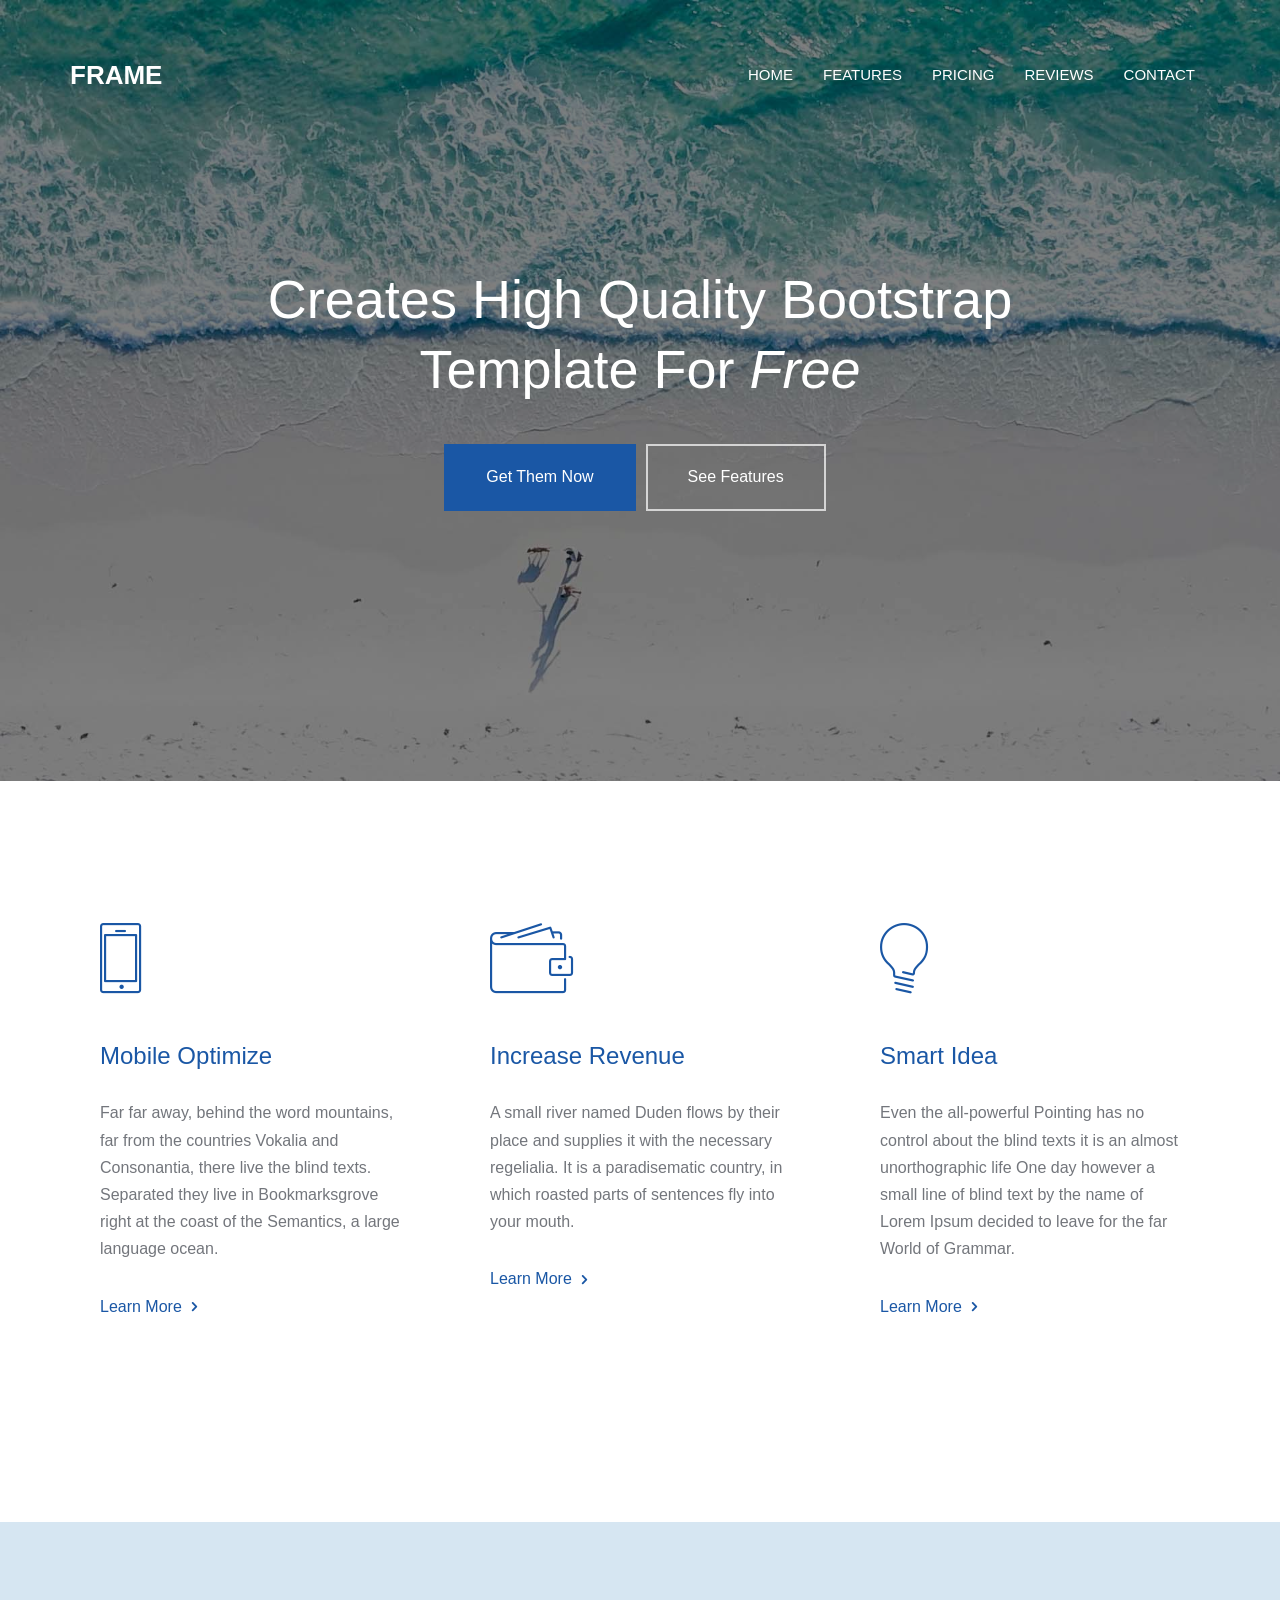
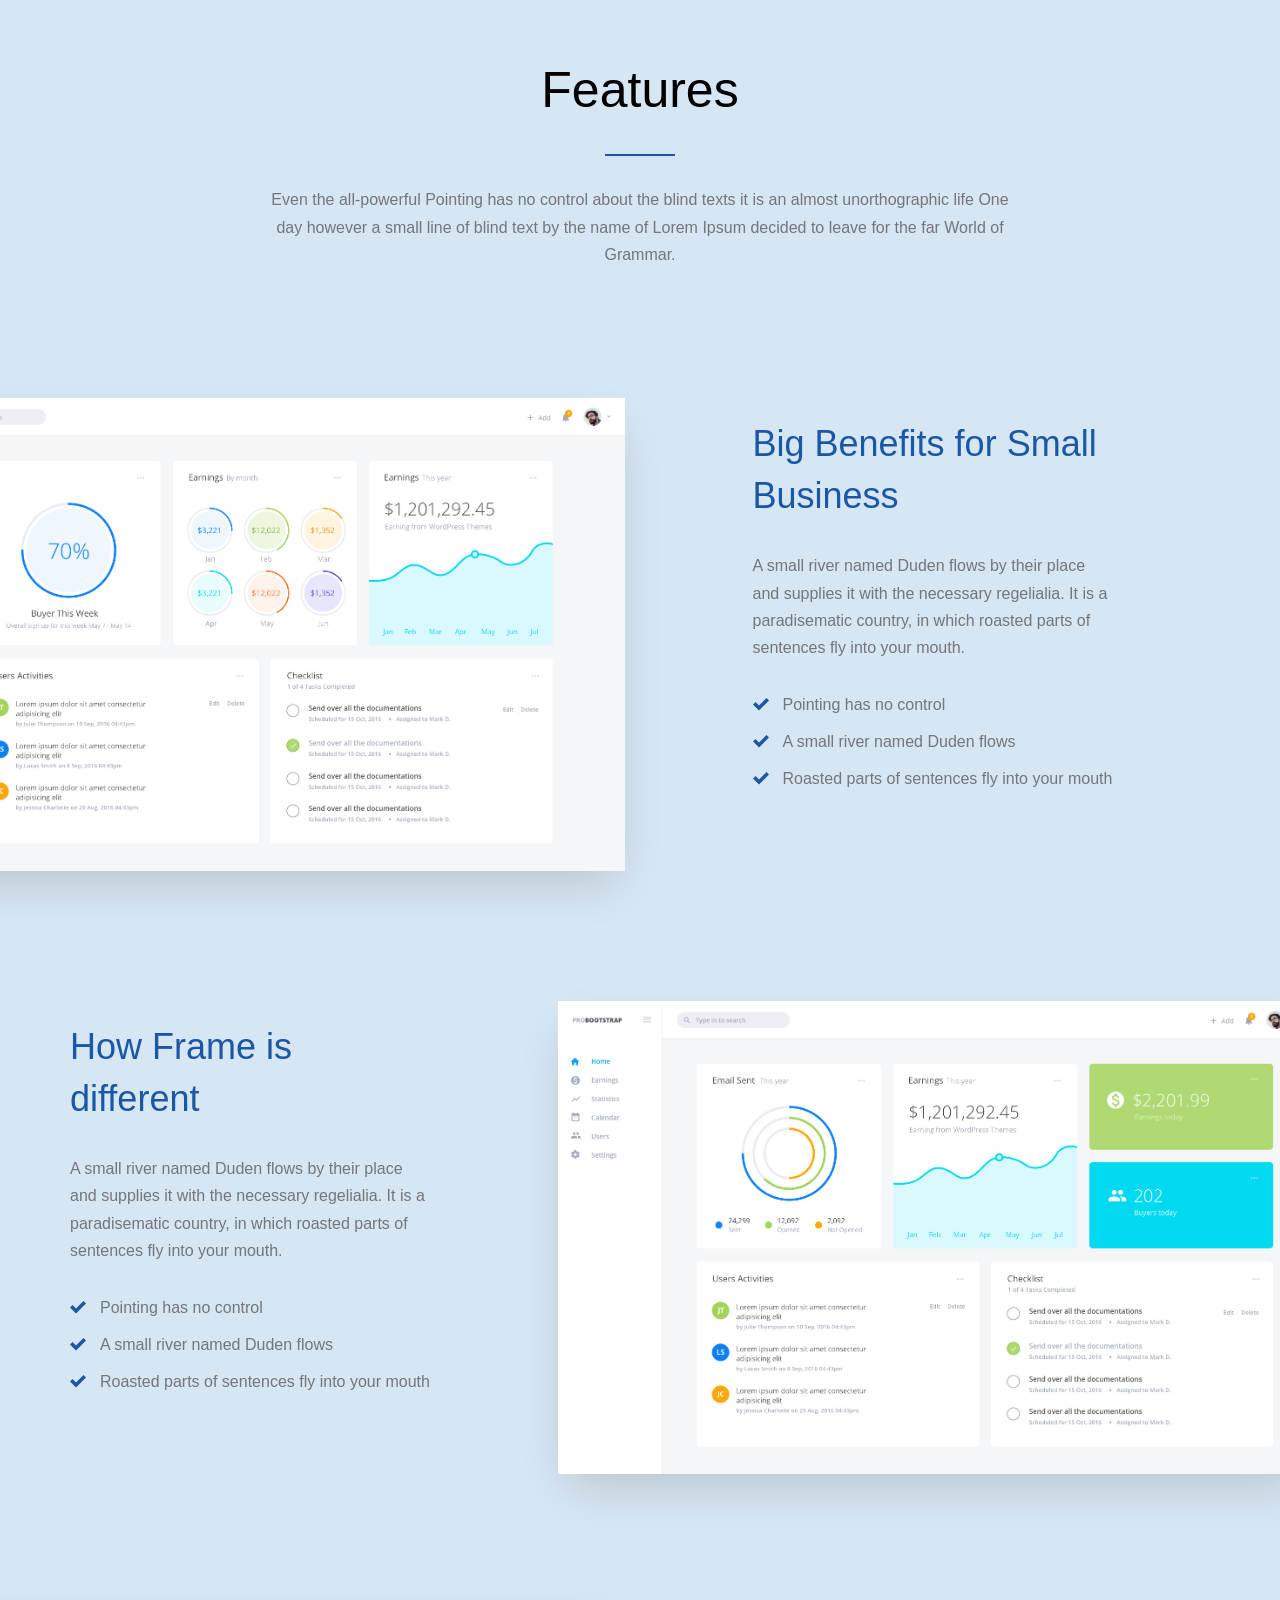
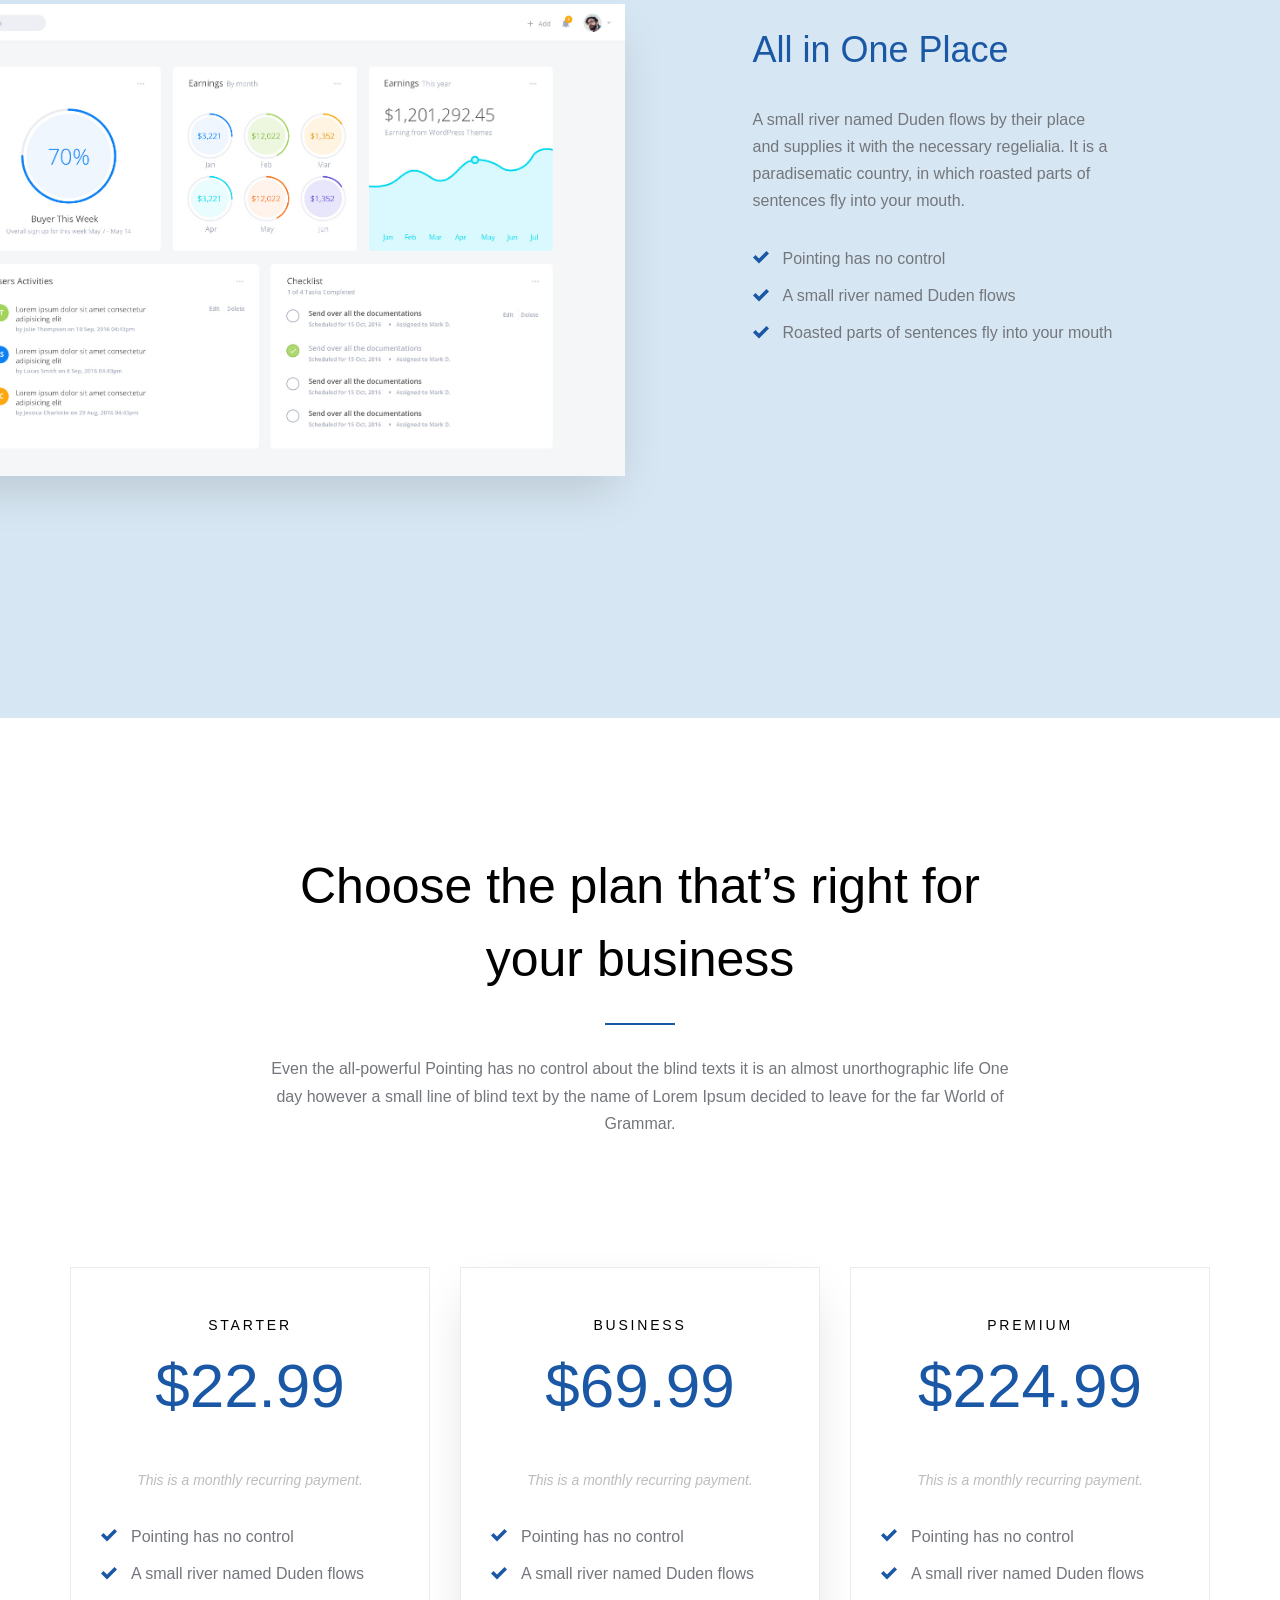
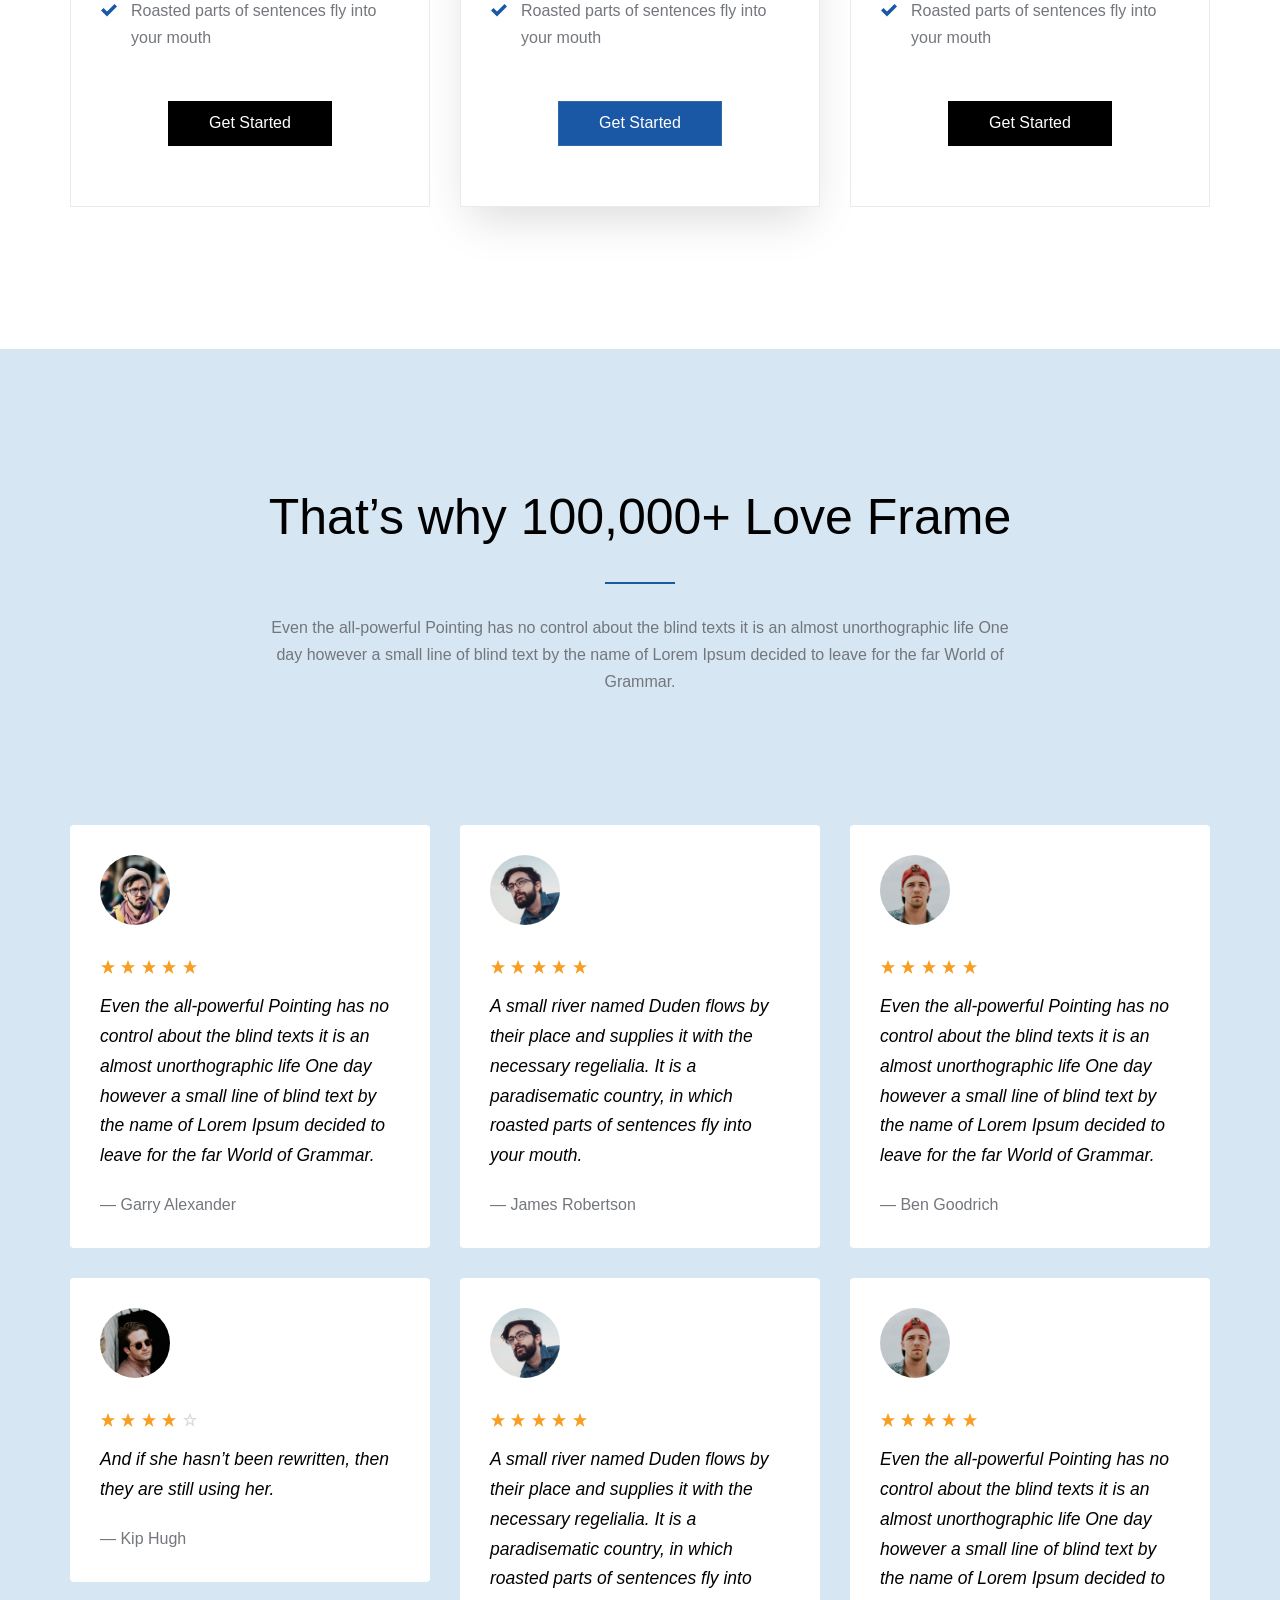
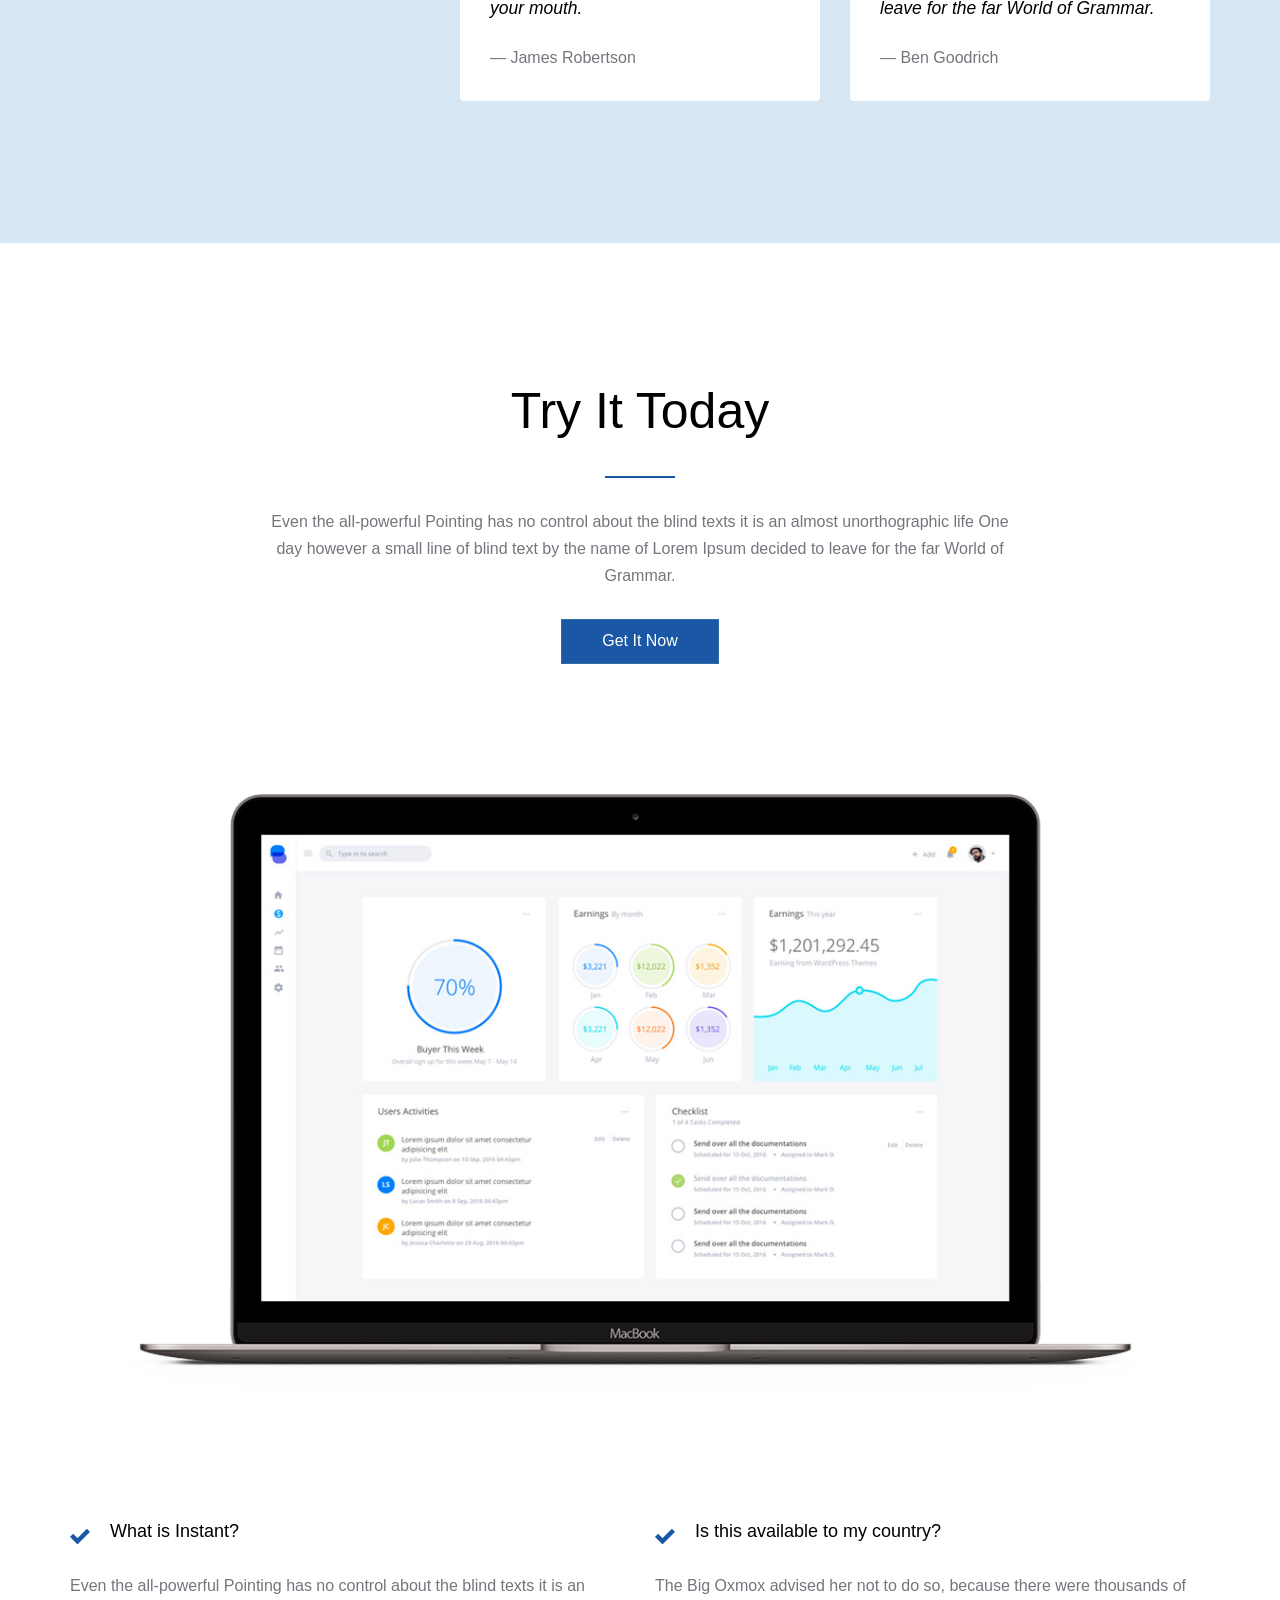
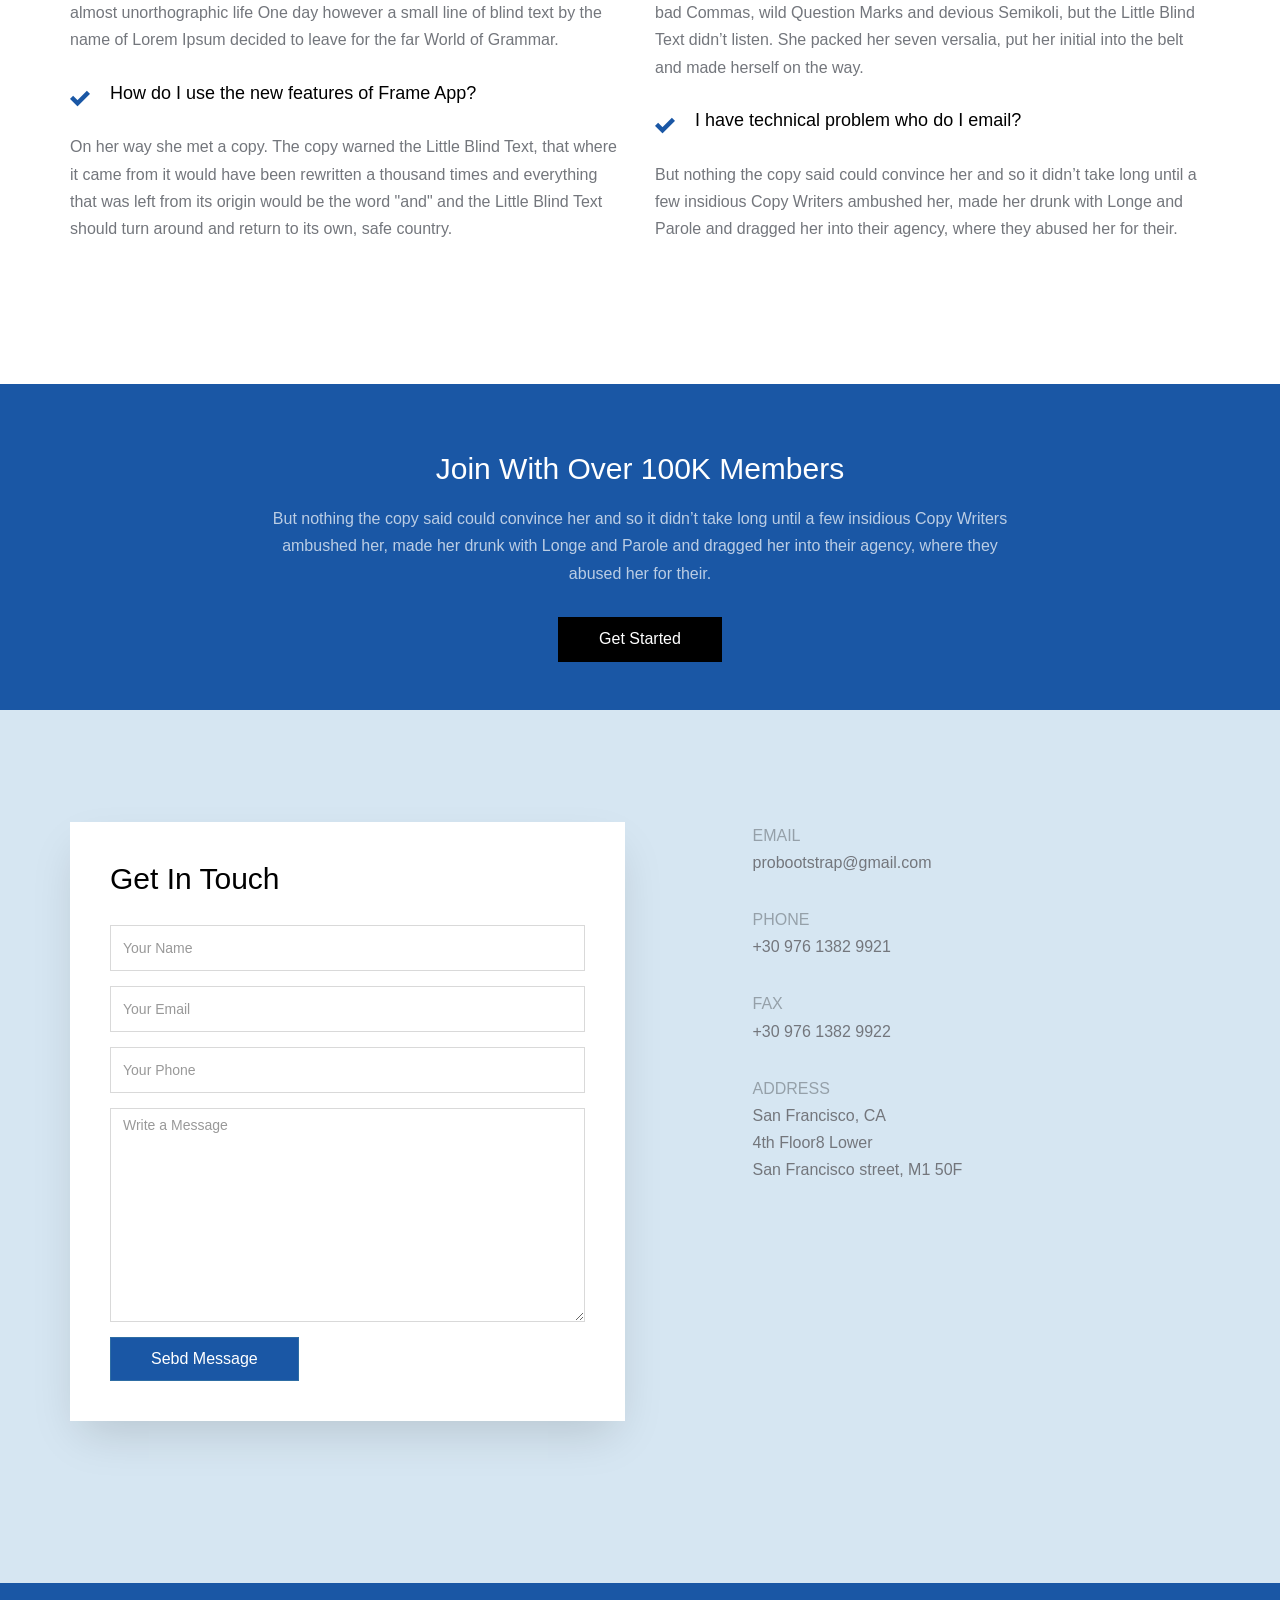
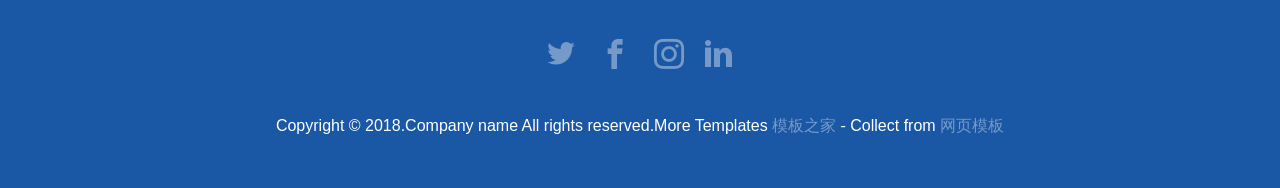
<file: cpts_1797_cvk/index.html>
<!DOCTYPE html>
<html lang="en">
<head>
<meta charset="utf-8">
<meta name="viewport" content="width=device-width, initial-scale=1">
<title>Home</title>
<meta name="description" content="">
<meta name="keywords" content="">

<link rel="stylesheet" href="css/styles-merged.css">
<link rel="stylesheet" href="css/style.min.css">
<link rel="stylesheet" href="fonts/icomoon/style.css">

<!--[if lt IE 9]>
  <script src="js/vendor/html5shiv.min.js"></script>
  <script src="js/vendor/respond.min.js"></script>
<![endif]-->
</head>
<body>

<!-- Fixed navbar -->
<nav class="navbar navbar-default probootstrap-navbar">
  <div class="container">
	<div class="navbar-header">
	  <button type="button" class="navbar-toggle collapsed" data-toggle="collapse" data-target="#navbar-collapse" aria-expanded="false" aria-controls="navbar">
		<span class="sr-only">Toggle navigation</span>
		<span class="icon-bar"></span>
		<span class="icon-bar"></span>
		<span class="icon-bar"></span>
	  </button>
	  <a class="navbar-brand" href="index.html" title="uiCookies:Frame">Frame</a>
	</div>

	<div id="navbar-collapse" class="navbar-collapse collapse">
	  <ul class="nav navbar-nav navbar-right">
		<li class="active"><a href="#" data-nav-section="home">Home</a></li>
		<li><a href="#" data-nav-section="features">Features</a></li>
		<li><a href="#" data-nav-section="pricing">Pricing</a></li>
		<li><a href="#" data-nav-section="reviews">Reviews</a></li>
		<li><a href="#" data-nav-section="contact">Contact</a></li>
	  </ul>
	</div>
  </div>
</nav>

<section class="probootstrap-hero prohttp://localhost/probootstrap/frame/#featuresbootstrap-slant" style="background-image: url(img/image_1.jpg);" data-section="home" data-stellar-background-ratio="0.5">
  <div class="container">
	<div class="row intro-text">
	  <div class="col-md-8 col-md-offset-2 text-center">
		<h1 class="probootstrap-heading probootstrap-animate">Creates High Quality Bootstrap Template For <em>Free</em></h1>
		<div class="probootstrap-subheading center">
		  <p class="probootstrap-animate"><a href="#" target="_blank" role="button" class="btn btn-primary">Get Them Now</a><a href="#features" class="btn btn-default smoothscroll" role="button">See Features</a></p>
		</div>
	  </div>
	</div>
  </div>
</section>

<section class="probootstrap-section">
  <div class="container">
	<div class="row">
	  <div class="col-md-4">
		<div class="probootstrap-service-item probootstrap-animate" data-animate-effect="fadeIn">
		  <span class="icon icon-phone3"></span>
		  <h2>Mobile Optimize</h2>
		  <p>Far far away, behind the word mountains, far from the countries Vokalia and Consonantia, there live the blind texts. Separated they live in Bookmarksgrove right at the coast of the Semantics, a large language ocean.</p>
		  <p><a href="#" class="probootstrap-link">Learn More <i class="icon-chevron-right"></i></a></p>
		</div>
	  </div>
	  <div class="col-md-4">
		<div class="probootstrap-service-item probootstrap-animate" data-animate-effect="fadeIn">
		  <span class="icon icon-wallet2"></span>
		  <h2>Increase Revenue</h2>
		  <p>A small river named Duden flows by their place and supplies it with the necessary regelialia. It is a paradisematic country, in which roasted parts of sentences fly into your mouth.</p>
		  <p><a href="#" class="probootstrap-link">Learn More <i class="icon-chevron-right"></i></a></p>
		</div>
	  </div>
	  <div class="col-md-4">
		<div class="probootstrap-service-item probootstrap-animate" data-animate-effect="fadeIn">
		  <span class="icon icon-lightbulb"></span>
		  <h2>Smart Idea</h2>
		  <p>Even the all-powerful Pointing has no control about the blind texts it is an almost unorthographic life One day however a small line of blind text by the name of Lorem Ipsum decided to leave for the far World of Grammar.</p>
		  <p><a href="#" class="probootstrap-link">Learn More <i class="icon-chevron-right"></i></a></p>
		</div>
	  </div>
	</div>
  </div>
</section>

<section class="probootstrap-section probootstrap-bg-light" id="features" data-section="features">
  <div class="container">
	<div class="row text-center mb100">
	  <div class="col-md-8 col-md-offset-2 probootstrap-section-heading">
		<h2 class="mb30 text-black probootstrap-heading">Features</h2>
		<p>Even the all-powerful Pointing has no control about the blind texts it is an almost unorthographic life One day however a small line of blind text by the name of Lorem Ipsum decided to leave for the far World of Grammar.</p>
	  </div>
	</div>
	<!-- END row -->
	<div class="row mb100">
	  <div class="col-md-8 col-md-pull-2 probootstrap-animate">
		<p><img src="img/img_showcase_1.jpg" alt="" class="img-responsive probootstrap-shadow"></p>
	  </div>
	  <div class="col-md-4 col-md-pull-1 probootstrap-section-heading">
		<h3 class="text-primary probootstrap-heading-2">Big Benefits for Small Business</h3>
		<p><p>A small river named Duden flows by their place and supplies it with the necessary regelialia. It is a paradisematic country, in which roasted parts of sentences fly into your mouth.</p></p>
		<ul class="probootstrap-list">
		  <li class="probootstrap-check">Pointing has no control</li>
		  <li class="probootstrap-check">A small river named Duden flows</li>
		  <li class="probootstrap-check">Roasted parts of sentences fly into your mouth</li>
		</ul>
	  </div>
	</div>
	<!-- END row -->
	<div class="row mb100">
	  <!-- <div class="col-md-8 col-md-pull-2"> -->
	  <div class="col-md-8 col-md-push-5 probootstrap-animate">
		<p><img src="img/img_showcase_2.jpg" alt="" class="img-responsive probootstrap-shadow"></p>
	  </div>
	  <!-- <div class="col-md-4 col-md-pull-1"> -->
	  <div class="col-md-4 col-md-pull-8 probootstrap-section-heading">
		<h3 class="text-primary probootstrap-heading-2">How Frame is different</h3>
		<p><p>A small river named Duden flows by their place and supplies it with the necessary regelialia. It is a paradisematic country, in which roasted parts of sentences fly into your mouth.</p></p>
		<ul class="probootstrap-list">
		  <li class="probootstrap-check">Pointing has no control</li>
		  <li class="probootstrap-check">A small river named Duden flows</li>
		  <li class="probootstrap-check">Roasted parts of sentences fly into your mouth</li>
		</ul>
	  </div>
	</div>
	<!-- END row -->

	<div class="row mb100">
	  <div class="col-md-8 col-md-pull-2 probootstrap-animate">
		<p><img src="img/img_showcase_1.jpg" alt="" class="img-responsive probootstrap-shadow"></p>
	  </div>
	  <div class="col-md-4 col-md-pull-1 probootstrap-section-heading">
		<h3 class="text-primary probootstrap-heading-2">All in One Place</h3>
		<p><p>A small river named Duden flows by their place and supplies it with the necessary regelialia. It is a paradisematic country, in which roasted parts of sentences fly into your mouth.</p></p>
		<ul class="probootstrap-list">
		  <li class="probootstrap-check">Pointing has no control</li>
		  <li class="probootstrap-check">A small river named Duden flows</li>
		  <li class="probootstrap-check">Roasted parts of sentences fly into your mouth</li>
		</ul>
	  </div>
	</div>
	<!-- END row -->
  </div>
</section>
<!-- END section -->
<div class="tlinks">Collect from <a href="http://www.cssmoban.com/" >网站建设</a></div>
<section class="probootstrap-section" data-section="pricing">
  <div class="container">
	<div class="row text-center mb100">
	  <div class="col-md-8 col-md-offset-2 probootstrap-section-heading">
		<h2 class="mb30 text-black probootstrap-heading">Choose the plan that’s right for your business </h2>
		<p>Even the all-powerful Pointing has no control about the blind texts it is an almost unorthographic life One day however a small line of blind text by the name of Lorem Ipsum decided to leave for the far World of Grammar.</p>
	  </div>
	</div>
	<!-- END row -->
	<div class="row">
	  <div class="col-md-4">
		<div class="probootstrap-pricing">
		  <h2>Starter</h2>
		  <p class="probootstrap-price"><strong>$22.99</strong></p>
		  <p class="probootstrap-note">This is a monthly recurring payment.</p>
		  <ul class="probootstrap-list text-left mb50">
			<li class="probootstrap-check">Pointing has no control</li>
			<li class="probootstrap-check">A small river named Duden flows</li>
			<li class="probootstrap-check">Roasted parts of sentences fly into your mouth</li>
		  </ul>
		  <p><a href="#" class="btn btn-black">Get Started</a></p>
		</div>
	  </div>
	  <div class="col-md-4">
		<div class="probootstrap-pricing probootstrap-popular probootstrap-shadow">
		  <h2>Business</h2>
		  <p class="probootstrap-price"><strong>$69.99</strong></p>
		  <p class="probootstrap-note">This is a monthly recurring payment.</p>
		  <ul class="probootstrap-list text-left mb50">
			<li class="probootstrap-check">Pointing has no control</li>
			<li class="probootstrap-check">A small river named Duden flows</li>
			<li class="probootstrap-check">Roasted parts of sentences fly into your mouth</li>
		  </ul>
		  <p><a href="#" class="btn btn-primary">Get Started</a></p>
		</div>
	  </div>
	  <div class="col-md-4">
		<div class="probootstrap-pricing">
		  <h2>Premium</h2>
		  <p class="probootstrap-price"><strong>$224.99</strong></p>
		  <p class="probootstrap-note">This is a monthly recurring payment.</p>
		  <ul class="probootstrap-list text-left mb50">
			<li class="probootstrap-check">Pointing has no control</li>
			<li class="probootstrap-check">A small river named Duden flows</li>
			<li class="probootstrap-check">Roasted parts of sentences fly into your mouth</li>
		  </ul>
		  <p><a href="#" class="btn btn-black">Get Started</a></p>
		</div>
	  </div>
	</div>
  </div>
</section>
<!-- END section -->

 <section class="probootstrap-section probootstrap-bg-light" data-section="reviews">
  <div class="container">
	<div class="row text-center mb100">
	  <div class="col-md-8 col-md-offset-2 probootstrap-section-heading">
		<h2 class="mb30 text-black probootstrap-heading">That’s why 100,000+ Love Frame</h2>
		<p>Even the all-powerful Pointing has no control about the blind texts it is an almost unorthographic life One day however a small line of blind text by the name of Lorem Ipsum decided to leave for the far World of Grammar.</p>
	  </div>
	</div>
	<!-- END row -->
	<div class="row">
	  <div class="col-md-4 col-sm-6 col-xs-12">
		<div class="probootstrap-testimonial">
		  <p><img src="img/person_1.jpg" class="img-responsive img-circle probootstrap-author-photo" alt=""></p>
		  <p class="mb10 probootstrap-rate">
			<i class="icon-star"></i>
			<i class="icon-star"></i>
			<i class="icon-star"></i>
			<i class="icon-star"></i>
			<i class="icon-star"></i>
		  </p>
		  <blockquote>
			<p>Even the all-powerful Pointing has no control about the blind texts it is an almost unorthographic life One day however a small line of blind text by the name of Lorem Ipsum decided to leave for the far World of Grammar.</p>
		  </blockquote>
		  <p class="mb0">&mdash; Garry Alexander</p>
		</div>
	  </div>
	  <div class="col-md-4 col-sm-6 col-xs-12">
		<div class="probootstrap-testimonial">
		  <p><img src="img/person_2.jpg" class="img-responsive img-circle probootstrap-author-photo" alt=""></p>
		  <p class="mb10 probootstrap-rate">
			<i class="icon-star"></i>
			<i class="icon-star"></i>
			<i class="icon-star"></i>
			<i class="icon-star"></i>
			<i class="icon-star"></i>
		  </p>
		  <blockquote>
			<p>A small river named Duden flows by their place and supplies it with the necessary regelialia. It is a paradisematic country, in which roasted parts of sentences fly into your mouth.</p>
		  </blockquote>
		  <p class="mb0">&mdash; James Robertson</p>
		</div>
	  </div>
	  <div class="clearfix visible-sm-block"></div>
	  <div class="col-md-4 col-sm-6 col-xs-12">
		<div class="probootstrap-testimonial">
		  <p><img src="img/person_3.jpg" class="img-responsive img-circle probootstrap-author-photo" alt=""></p>
		  <p class="mb10 probootstrap-rate">
			<i class="icon-star"></i>
			<i class="icon-star"></i>
			<i class="icon-star"></i>
			<i class="icon-star"></i>
			<i class="icon-star"></i>
		  </p>
		  <blockquote>
			<p>Even the all-powerful Pointing has no control about the blind texts it is an almost unorthographic life One day however a small line of blind text by the name of Lorem Ipsum decided to leave for the far World of Grammar.</p>
		  </blockquote>
		  <p class="mb0">&mdash; Ben Goodrich</p>
		</div>
	  </div>
	  <div class="col-md-4 col-sm-6 col-xs-12">
		<div class="probootstrap-testimonial">
		  <p><img src="img/person_4.jpg" class="img-responsive img-circle probootstrap-author-photo" alt=""></p>
		  <p class="mb10 probootstrap-rate">
			<i class="icon-star"></i>
			<i class="icon-star"></i>
			<i class="icon-star"></i>
			<i class="icon-star"></i>
			<i class="icon-star-outlined"></i>
		  </p>
		  <blockquote>
			<p>And if she hasn’t been rewritten, then they are still using her.</p>
		  </blockquote>
		  <p class="mb0">&mdash; Kip Hugh</p>
		</div>
	  </div>
	  <div class="clearfix visible-sm-block"></div>
	  <div class="col-md-4 col-sm-6 col-xs-12">
		<div class="probootstrap-testimonial">
		  <p><img src="img/person_2.jpg" class="img-responsive img-circle probootstrap-author-photo" alt=""></p>
		  <p class="mb10 probootstrap-rate">
			<i class="icon-star"></i>
			<i class="icon-star"></i>
			<i class="icon-star"></i>
			<i class="icon-star"></i>
			<i class="icon-star"></i>
		  </p>
		  <blockquote>
			<p>A small river named Duden flows by their place and supplies it with the necessary regelialia. It is a paradisematic country, in which roasted parts of sentences fly into your mouth.</p>
		  </blockquote>
		  <p class="mb0">&mdash; James Robertson</p>
		</div>
	  </div>
	  <div class="col-md-4 col-sm-6 col-xs-12">
		<div class="probootstrap-testimonial">
		  <p><img src="img/person_3.jpg" class="img-responsive img-circle probootstrap-author-photo" alt=""></p>
		  <p class="mb10 probootstrap-rate">
			<i class="icon-star"></i>
			<i class="icon-star"></i>
			<i class="icon-star"></i>
			<i class="icon-star"></i>
			<i class="icon-star"></i>
		  </p>
		  <blockquote>
			<p>Even the all-powerful Pointing has no control about the blind texts it is an almost unorthographic life One day however a small line of blind text by the name of Lorem Ipsum decided to leave for the far World of Grammar.</p>
		  </blockquote>
		  <p class="mb0">&mdash; Ben Goodrich</p>
		</div>
	  </div>

	</div>
  </div>
</section>

<section class="probootstrap-section">
  <div class="container">
	 <div class="row text-center mb100">
	  <div class="col-md-8 col-md-offset-2 probootstrap-section-heading">
		<h2 class="mb30 text-black probootstrap-heading">Try It Today</h2>
		<p>Even the all-powerful Pointing has no control about the blind texts it is an almost unorthographic life One day however a small line of blind text by the name of Lorem Ipsum decided to leave for the far World of Grammar.</p>
		<p><a href="#" class="btn btn-primary">Get It Now</a></p>
	  </div>
	</div>
	<div class="row">
	  <div class="col-md-12">
		<div class="row">
		  <div class="col-md-12">
			<p><img src="img/laptop_1.jpg" alt="" class="img-responsive"></p>
		  </div>
		</div>
		<div class="row">
		  <div class="col-md-6">
			<h4 class="text-black probootstrap-check-2"> What is Instant?</h4>
			<p>Even the all-powerful Pointing has no control about the blind texts it is an almost unorthographic life One day however a small line of blind text by the name of Lorem Ipsum decided to leave for the far World of Grammar.</p>

			<h4 class="text-black probootstrap-check-2">How do I use the new features of Frame App?</h4>
			<p>On her way she met a copy. The copy warned the Little Blind Text, that where it came from it would have been rewritten a thousand times and everything that was left from its origin would be the word "and" and the Little Blind Text should turn around and return to its own, safe country. </p>
		  </div>
		  <div class="col-md-6">
			<h4 class="text-black probootstrap-check-2">Is this available to my country?</h4>
			<p>The Big Oxmox advised her not to do so, because there were thousands of bad Commas, wild Question Marks and devious Semikoli, but the Little Blind Text didn’t listen. She packed her seven versalia, put her initial into the belt and made herself on the way.
</p>

			<h4 class="text-black probootstrap-check-2">I have technical problem who do I email?</h4>
			<p>But nothing the copy said could convince her and so it didn’t take long until a few insidious Copy Writers ambushed her, made her drunk with Longe and Parole and dragged her into their agency, where they abused her for their.</p>
		  </div>
		</div>
	  </div>
	</div>
  </div>
</section>
<!-- END section -->

<section class="probootstrap-section probootstrap-cta">
  <div class="container">
	<div class="row">
	  <div class="col-md-8 col-md-offset-2 text-center">
		<h2 class="probootstrap-heading">Join With Over 100K Members</h2>
		<p class="probootstrap-sub-heading">But nothing the copy said could convince her and so it didn’t take long until a few insidious Copy Writers ambushed her, made her drunk with Longe and Parole and dragged her into their agency, where they abused her for their.</p>
		<p><a href="#" class="btn btn-black">Get Started</a></p>
	  </div>
	</div>
  </div>
</section>
<!-- <section class"probootstrap-section probootstrap-cta">
  <div class="container">
	<div class="row">
	  <div class="col-md-6 col-md-offset-3">
		<h2 class="probootstrap-heading">Join With Over 100K Members</h2>
		<p class="probootstrap-sub-heading">But nothing the copy said could convince her and so it didn’t take long until a few insidious Copy Writers ambushed her, made her drunk with Longe and Parole and dragged her into their agency, where they abused her for their.</p>

	  </div>
	</div>
  </div>
</section> -->
<!-- END section -->
<section class="probootstrap-section probootstrap-bg-light" data-section="contact">
  <div class="container">
	<div class="row">
	  <div class="col-md-6">
		<form action="" class="probootstrap-form">
		  <h2 class="text-black mt0">Get In Touch</h2>
		  <div class="form-group">
			<input type="text" class="form-control" placeholder="Your Name">
		  </div>
		  <div class="form-group">
			<input type="email" class="form-control" placeholder="Your Email">
		  </div>
		  <div class="form-group">
			<input type="email" class="form-control" placeholder="Your Phone">
		  </div>
		  <div class="form-group">
			<textarea class="form-control"cols="30" rows="10" placeholder="Write a Message"></textarea>
		  </div>
		  <div class="form-group">
			<input type="submit" class="btn btn-primary" value="Sebd Message">
		  </div>
		</form>
	  </div>
	  <div class="col-md-3 col-md-push-1">
		<ul class="probootstrap-contact-details">
		  <li>
			<span class="text-uppercase">Email</span>
			probootstrap@gmail.com
		  </li>
		  <li>
			<span class="text-uppercase">Phone</span>
			+30 976 1382 9921
		  </li>
		  <li>
			<span class="text-uppercase">Fax</span>
			+30 976 1382 9922
		  </li>
		  <li>
			<span class="text-uppercase">Address</span>
			San Francisco, CA <br>
			4th Floor8 Lower  <br>
			San Francisco street, M1 50F
		  </li>
		</ul>
	  </div>
	</div>
  </div>
</section>


<footer class="probootstrap-footer">
  <div class="container text-center">
	<div class="row">
	  <div class="col-md-12">
		<p class="probootstrap-social"><a href="#"><i class="icon-twitter"></i></a> <a href="#"><i class="icon-facebook2"></i></a> <a href="#"><i class="icon-instagram2"></i></a><a href="#"><i class="icon-linkedin"></i></a></p>
	  </div>
	</div>
	<div class="row">
	  <div class="col-md-12">Copyright &copy; 2018.Company name All rights reserved.More Templates <a href="http://www.cssmoban.com/" target="_blank" title="模板之家">模板之家</a> - Collect from <a href="http://www.cssmoban.com/" title="网页模板" target="_blank">网页模板</a></div>
	</div>
  </div>
</footer>



<script src="js/scripts.min.js"></script>
<script src="js/custom.js"></script>

</body>
</html>
</file>
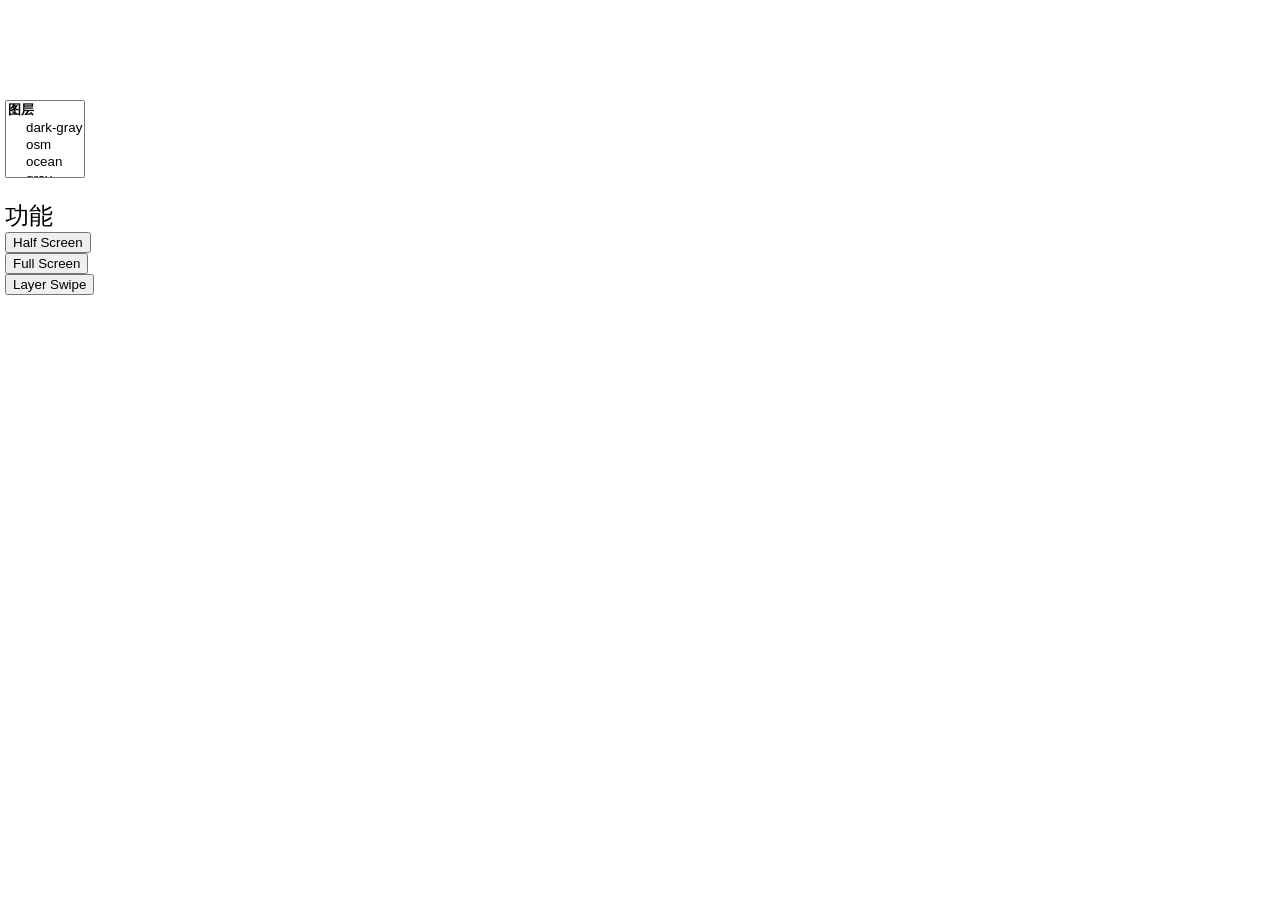
<file: 武汉房价卷帘热力图显示.html>
<!DOCTYPE html>
<html>
<head>
<meta charset="utf-8">
<meta name="viewport" content="initial-scale=1, maximum-scale=1, user-scalable=no">
<title>多功能显示</title>
<style>
  html,body,#viewDiv{
    padding:0;
	margin:0;
	height:100%;
	width:100%;
  }
  #layerToggle{
    top: 20px;
	right: 20px;
	position: absolute;
	z-index: 99;
	background-color: white;
	border-radius: 8px;
	padding: 10px;
	opacity: 0.75;
  }
</style>
<link rel="stylesheet" href="https://js.arcgis.com/4.10/esri/css/main.css">
<script src="https://js.arcgis.com/4.10/"></script>
<script>
require([
  "esri/Map",
  "esri/views/MapView",
  "esri/layers/FeatureLayer",
  "esri/core/watchUtils",
  "esri/views/SceneView",
  "esri/layers/TileLayer",
  "esri/layers/CSVLayer",
  "esri/widgets/Legend"
], function(Map, MapView, FeatureLayer,watchUtils,SceneView,TileLayer,CSVLayer,Legend) {
	
	
	const url =
          "https://kk201314004.github.io/123/wuhan_price_5.csv";

        // Paste the url into a browser's address bar to download and view the attributes
        // in the CSV file. These attributes include:
        // * mag - magnitude
        // * type - earthquake or other event such as nuclear test
        // * place - location of the event
        // * time - the time of the event

        const template = {
          title: "{详细情况}",
          content: "地点：{Name} 建房时间：{time}"
        };

        // The heatmap renderer assigns each pixel in the view with
        // an intensity value. The ratio of that intensity value
        // to the maxPixel intensity is used to assign a color
        // from the continuous color ramp in the colorStops property

        const renderer = {
          type: "heatmap",
		  field: "price",
          colorStops: [{
							color: "rgba(63, 40, 102, 0)",
							ratio: 0
						},
						{
							color: "#472b77",
							ratio: 0.083
						},
						{
							color: "#4e2d87",
							ratio: 0.166
						},
						{
							color: "#563098",
							ratio: 0.249
						},
						{
							color: "#5d32a8",
							ratio: 0.332
						},
						{
							color: "#6735be",
							ratio: 0.415
						},
						{
							color: "#7139d4",
							ratio: 0.498
						},
						{
							color: "#7b3ce9",
							ratio: 0.581
						},
						{
							color: "#853fff",
							ratio: 0.664
						},
						{
							color: "#a46fbf",
							ratio: 0.747
						},
						{
							color: "#c29f80",
							ratio: 0.83
						},
						{
							color: "#e0cf40",
							ratio: 0.913
						},
						{
							color: "#ffff00",
							ratio: 1
						}
					],
          maxPixelIntensity: 250000,
          minPixelIntensity: 0
        };

        const layer = new CSVLayer({
          url: url,
          title: "2018年武汉市房价分布",
          copyright: "USGS Earthquakes",
          popupTemplate: template,
          renderer: renderer
        });
	
	var select = document.getElementById("test");
	var basemaps = [
		"dark-gray",
		"osm",
		"oceans",
		"terrain",
		"gray"
	];
	var map = new Map({
		basemap:basemaps[0],
		layers: [layer]
	});
  var view = new MapView({
    container:"viewDiv",
		map:map,
		zoom:12,
		center:[114.3,30.6]
  });
  var view1 = new MapView({
  	container:"view1Div"
  });
  document.querySelector(".btns").addEventListener("click", function(event) {
        	var id = event.target.getAttribute("value");
        	if(id){
        		view.map.basemap = basemaps[id]
        		for(var i = 0; i < select.length; i++)
        		{
        			var m = select.options[i].value;
        			view.map.add(TileLayers[m]);
        		}
        	}
        });
  
  var layers = [
  	"USA States",
  	"Great_Circle",
  	"Electric"
  ];
  var usastates = new TileLayer({
  	url:"https://server.arcgisonline.com/ArcGIS/rest/services/Reference/World_Transportation/MapServer",
    id: "0",
    visible: false
  });
  var greatcircle = new FeatureLayer({
  	url:"https://services3.arcgis.com/GVgbJbqm8hXASVYi/ArcGIS/rest/services/USA%20States/FeatureServer",
    id: "1",
    visible: false
  });
  var electric = new FeatureLayer({
  	url:"https://services3.arcgis.com/GVgbJbqm8hXASVYi/ArcGIS/rest/services/Great_Circle/FeatureServer",
    id: "2",
    visible: false
  });
  
  
  
  map.add(usastates);
  map.add(greatcircle);
  map.add(electric);


       

  var streetsLayerToggle = document.getElementById("0");
  var greatcircleLayerToggle = document.getElementById("1");
  var electricleLayerToggle = document.getElementById("2");

        
  streetsLayerToggle.addEventListener("change", function () {
  usastates.visible = streetsLayerToggle.checked;
  });
  
  greatcircleLayerToggle.addEventListener("change", function () {
  greatcircle.visible = greatcircleLayerToggle.checked;
  });
  
  electricleLayerToggle.addEventListener("change", function () {
  electric.visible = electricleLayerToggle.checked;
  });
  
	
  var coordsWidget = document.getElementById("coordsWidget");

  view.ui.add(coordsWidget, "bottom-right");
  function showCoordinates(pt) {
    var coords = "Lat/Lon " + pt.latitude.toFixed(3) + " " + pt.longitude.toFixed(3) +
        " | Scale 1:" + Math.round(view.scale * 1) / 1 +
        " | Zoom " + view.zoom;
    coordsWidget.innerHTML = coords;
  };
  view.watch(["stationary"], function() {
    showCoordinates(view.center);
    
  });
	
  view.on(["pointer-move"], function(evt) {
    showCoordinates(view.toMap({ x: evt.x, y: evt.y }));
  });
  
  var btf = document.getElementById("btf");
  btf.addEventListener("click",function(){
	  var zoom = view.zoom;
	  var x = view.center.longitude.toFixed(3);
	  var y = view.center.latitude.toFixed(3);
	  var view1Div = document.getElementById("view1Div");
	  var view2Div = document.getElementById("view2Div");
	  if(view1Div.style.height == "100%")
	  {
	  	alert("已经是分屏显示了！")
	  }else{
	  	view1Div.style.height = "100%";
	  	view2Div.style.height = "100%";
	  	var map = new Map({
	  		basemap:"oceans"
	  	});
	  	view1.map = map;
	  	view1.zoom = zoom;
	  	view1.center = [x,y];
	  	view.container = "view2Div";
	  }
	});
	var watch1, watch2, watch3;
	view.on("click",function(){
		if(watch2!=null)
		{
			watch2.remove();
		}
		watch1 =  watchUtils.whenTrue(view, "stationary", function() {
			var zoom = view.zoom;
    	view1.zoom = zoom;
    	var x = view.center.longitude.toFixed(3);
	  	var y = view.center.latitude.toFixed(3);
	  	view1.center = [x,y];
		});
	});
	view1.on("click",function(){
		if(watch1!=null)
		{
			watch1.remove();
		}
		watch2 = watchUtils.whenTrue(view1, "stationary", function() {
			var zoom = view1.zoom;
    	view.zoom = zoom;
    	var x = view1.center.longitude.toFixed(3);
	  	var y = view1.center.latitude.toFixed(3);
	  	view.center = [x,y];
		});
	});
	
	var btq = document.getElementById("btq");
	btq.addEventListener("click",function(){
		if(watch1!=null)
		{
			watch1.remove();
		}
		if(watch2!=null)
		{
			watch2.remove();
		}
		var body=document.getElementById("body");
		if(body.onmousemove!=null)
		{
			body.onmousemove=function(){};
		}
	  var view1Div = document.getElementById("view1Div");
	  
	  var view2Div = document.getElementById("view2Div");
	  var view3Div = document.getElementById("view3Div");
	  if(view1Div.style.height == "0px"&&view3Div.style.height == "0px")
	  {
	  	alert("已经是全屏显示了！")
	  }else{
	  	view1Div.style.height = "0px";
	  	view2Div.style.height = "0px";
	  	view3Div.style.height = "0px";
	  	view.container = "viewDiv";
	  };
	});
	
	var btj = document.getElementById("btj");
	btj.addEventListener("click",function(){
		var zoom = view.zoom;
	  var x = view.center.longitude.toFixed(3);
	  var y = view.center.latitude.toFixed(3);
		var map = new Map({
	  		basemap:"oceans"
	  	});
	  var view3Div = document.getElementById("view3Div");
	  view3Div.style.height = "100%";
	  var view3 = new MapView({
    		container:"view3Div",
				map:map,
				zoom:zoom,
				center:[x,y]
  		});
  	var body=document.getElementById("body");
  	body.onmousemove=function(oEvent){
  		 if(window.event){
            oEvent=window.event;
         }
  		 view3Div.style.clip="rect(0px,"+oEvent.clientX +"px,1000px,0px)";
  	};
	});
	
});
</script>
</head>
<body id="body">
  <div id="viewDiv">
	<div id="view1Div" style="position: fixed ! important; float: left; width: 50%; height: 0%;"></div>
	<div id="view2Div" style="position: fixed ! important; float: left; width: 50%; height: 0%; right:0px;"></div>
	<div id="view3Div" style="position: fixed ! important; float: left; width: 100%; height: 0%; right:0px;"></div>
  	<div class="btns" style="position: fixed ! important; left: 5px; top: 100px;">
  		
    		<select class="demo" multiple="multiple">  
    <optgroup label="图层">  
        <option value="0">dark-gray</option>  
        <option value="1">osm</option>  
        <option value="3">ocean</option>  
        <option value="4">gray</option>  
    </optgroup>  
    
</select> 
    	</div>
   
	<div style="position: fixed ! important; left: 5px; top: 200px;">
		<label><font size="5">功能</font></label><br/>
		<button id="btf">Half Screen</button><br/>
		<button id="btq">Full Screen</button><br/>
		<button id="btj">Layer Swipe</button><br/>
	</div>
	
  	
  	<div id="coordsWidget" class="esri-widget esri-component" style="padding:7px 15px 5px;"></div>
  	
  </div>
</body>
</html>
</file>
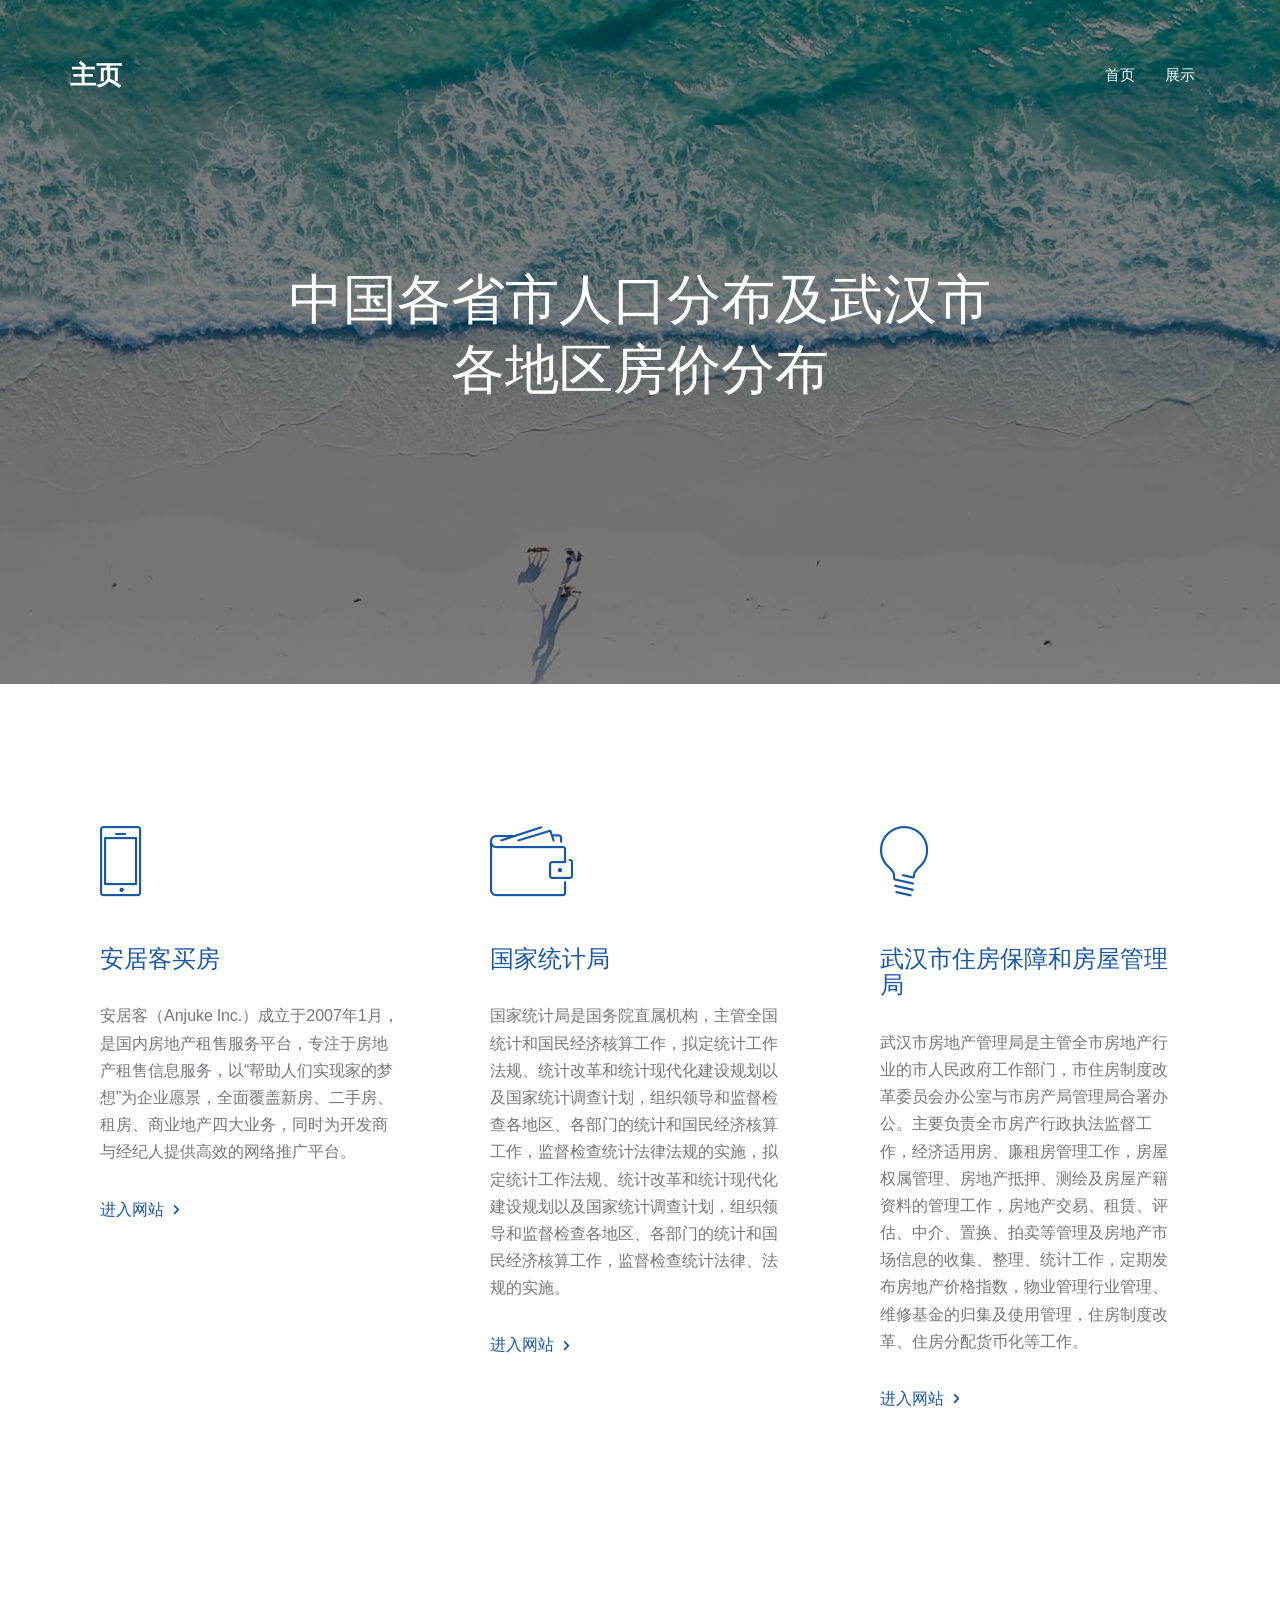
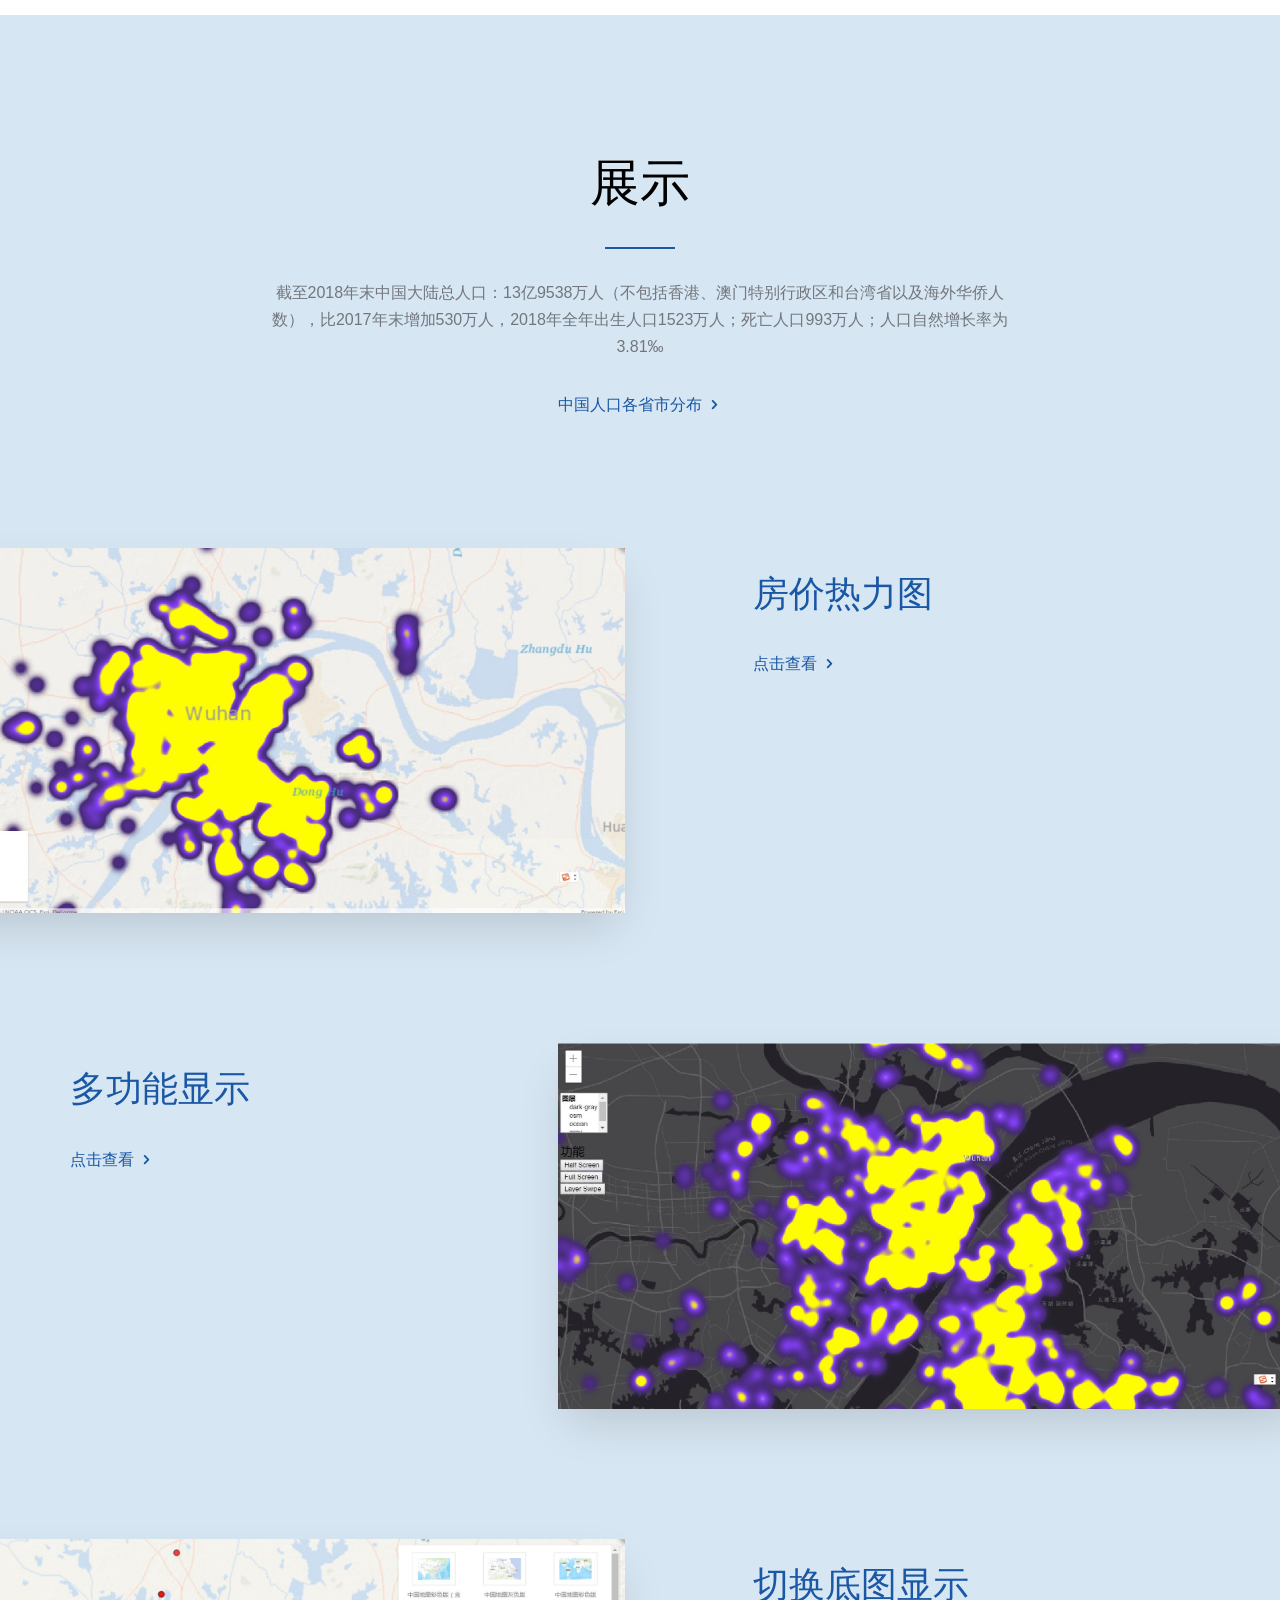
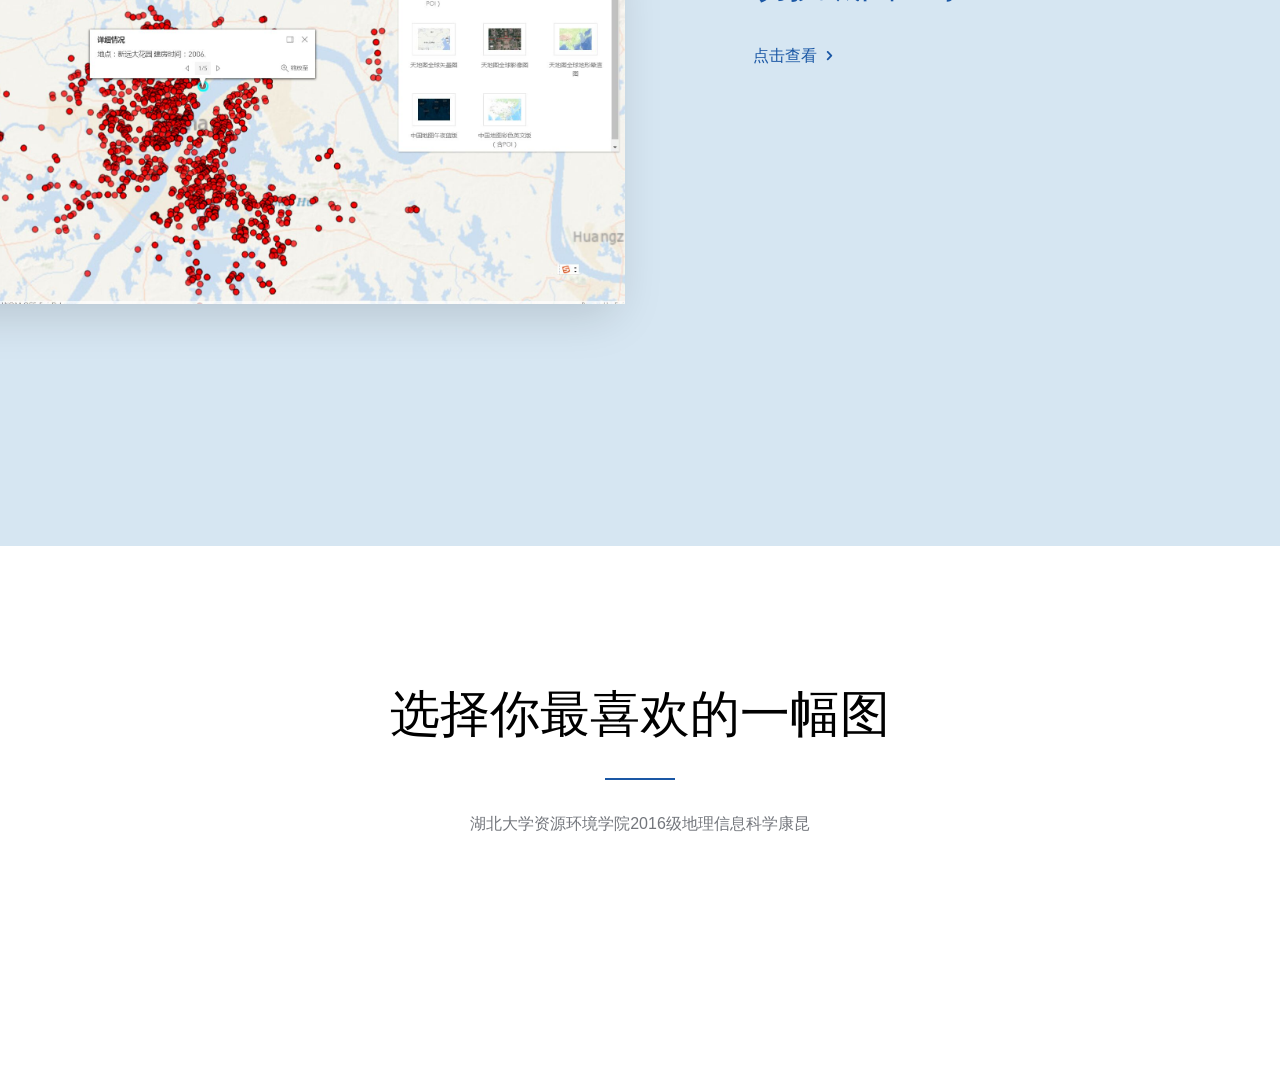
<file: 201622110813006_kk/index_kk.html>
<!DOCTYPE html>
<html lang="en">
<head>
<meta charset="utf-8">
<meta name="viewport" content="width=device-width, initial-scale=1">
<title>201622110813006</title>
<meta name="description" content="">
<meta name="keywords" content="">

<link rel="stylesheet" href="https://kk201314004.github.io/123/cpts_1797_cvk/css/styles-merged.css">
<link rel="stylesheet" href="https://kk201314004.github.io/123/cpts_1797_cvk/css/style.min.css">
<link rel="stylesheet" href="https://kk201314004.github.io/123/cpts_1797_cvk/fonts/icomoon/style.css">


</head>
<body>

<!-- Fixed navbar -->
<nav class="navbar navbar-default probootstrap-navbar">
  <div class="container">
	<div class="navbar-header">
	  <button type="button" class="navbar-toggle collapsed" data-toggle="collapse" data-target="#navbar-collapse" aria-expanded="false" aria-controls="navbar">
		<span class="sr-only">Toggle navigation</span>
		<span class="icon-bar"></span>
		<span class="icon-bar"></span>
		<span class="icon-bar"></span>
	  </button>
	  <a class="navbar-brand" href="index.html" title="uiCookies:Frame">主页</a>
	</div>

	<div id="navbar-collapse" class="navbar-collapse collapse">
	  <ul class="nav navbar-nav navbar-right">
		<li class="active"><a href="#" data-nav-section="home">首页</a></li>
		<li><a href="#" data-nav-section="features">展示</a></li>
		
	  </ul>
	</div>
  </div>
</nav>

<section class="probootstrap-hero prohttp://localhost/probootstrap/frame/#featuresbootstrap-slant" style="background-image: url(img/image_1.jpg);" data-section="home" data-stellar-background-ratio="0.5">
  <div class="container">
	<div class="row intro-text">
	  <div class="col-md-8 col-md-offset-2 text-center">
		<h1 class="probootstrap-heading probootstrap-animate">中国各省市人口分布及武汉市各地区房价分布</h1>
		
	  </div>
	</div>
  </div>
</section>

<section class="probootstrap-section">
  <div class="container">
	<div class="row">
	  <div class="col-md-4">
		<div class="probootstrap-service-item probootstrap-animate" data-animate-effect="fadeIn">
		  <span class="icon icon-phone3"></span>
		  <h2>安居客买房</h2>
		  <p>安居客（Anjuke lnc.）成立于2007年1月，是国内房地产租售服务平台，专注于房地产租售信息服务，以“帮助人们实现家的梦想”为企业愿景，全面覆盖新房、二手房、租房、商业地产四大业务，同时为开发商与经纪人提供高效的网络推广平台。</p>
		  <p><a href="https://wuhan.anjuke.com/" class="probootstrap-link">进入网站 <i class="icon-chevron-right"></i></a></p>
		</div>
	  </div>
	  <div class="col-md-4">
		<div class="probootstrap-service-item probootstrap-animate" data-animate-effect="fadeIn">
		  <span class="icon icon-wallet2"></span>
		  <h2>国家统计局</h2>
		  <p>国家统计局是国务院直属机构，主管全国统计和国民经济核算工作，拟定统计工作法规、统计改革和统计现代化建设规划以及国家统计调查计划，组织领导和监督检查各地区、各部门的统计和国民经济核算工作，监督检查统计法律法规的实施，拟定统计工作法规、统计改革和统计现代化建设规划以及国家统计调查计划，组织领导和监督检查各地区、各部门的统计和国民经济核算工作，监督检查统计法律、法规的实施。</p>
		  <p><a href="http://www.stats.gov.cn/" class="probootstrap-link">进入网站 <i class="icon-chevron-right"></i></a></p>
		</div>
	  </div>
	  <div class="col-md-4">
		<div class="probootstrap-service-item probootstrap-animate" data-animate-effect="fadeIn">
		  <span class="icon icon-lightbulb"></span>
		  <h2>武汉市住房保障和房屋管理局</h2>
		  <p>武汉市房地产管理局是主管全市房地产行业的市人民政府工作部门，市住房制度改革委员会办公室与市房产局管理局合署办公。主要负责全市房产行政执法监督工作，经济适用房、廉租房管理工作，房屋权属管理、房地产抵押、测绘及房屋产籍资料的管理工作，房地产交易、租赁、评估、中介、置换、拍卖等管理及房地产市场信息的收集、整理、统计工作，定期发布房地产价格指数，物业管理行业管理、维修基金的归集及使用管理，住房制度改革、住房分配货币化等工作。</p>
		  <p><a href="http://fgj.wuhan.gov.cn/" class="probootstrap-link">进入网站 <i class="icon-chevron-right"></i></a></p>
		</div>
	  </div>
	</div>
  </div>
</section>

<section class="probootstrap-section probootstrap-bg-light" id="features" data-section="features">
  <div class="container">
	<div class="row text-center mb100">
	  <div class="col-md-8 col-md-offset-2 probootstrap-section-heading">
		<h2 class="mb30 text-black probootstrap-heading">展示</h2>
		<p>截至2018年末中国大陆总人口：13亿9538万人（不包括香港、澳门特别行政区和台湾省以及海外华侨人数），比2017年末增加530万人，2018年全年出生人口1523万人；死亡人口993万人；人口自然增长率为3.81‰</p>
	    <p><a href="https://kk201314004.github.io/123/各省市人口分布.html" class="probootstrap-link">中国人口各省市分布 <i class="icon-chevron-right"></i></a></p>
	  </div>
	</div>
	<!-- END row -->
	<div class="row mb100">
	  <div class="col-md-8 col-md-pull-2 probootstrap-animate">
		<p><img src="img/img_showcase_1.jpg" alt="" class="img-responsive probootstrap-shadow"></p>
	  </div>
	  <div class="col-md-4 col-md-pull-1 probootstrap-section-heading">
		<h3 class="text-primary probootstrap-heading-2">房价热力图</h3>
		<p><p><a href="https://kk201314004.github.io/123/房价热力图.html" class="probootstrap-link">点击查看 <i class="icon-chevron-right"></i></a></p></p>
		
	  </div>
	</div>
	<!-- END row -->
	<div class="row mb100">
	  <!-- <div class="col-md-8 col-md-pull-2"> -->
	  <div class="col-md-8 col-md-push-5 probootstrap-animate">
		<p><img src="img/img_showcase_2.jpg" alt="" class="img-responsive probootstrap-shadow"></p>
	  </div>
	  <!-- <div class="col-md-4 col-md-pull-1"> -->
	  <div class="col-md-4 col-md-pull-8 probootstrap-section-heading">
		<h3 class="text-primary probootstrap-heading-2">多功能显示</h3>
		<p><p><a href="https://kk201314004.github.io/123/武汉房价卷帘热力图显示.html" class="probootstrap-link">点击查看 <i class="icon-chevron-right"></i></a></p></p>
	
	  </div>
	</div>
	<!-- END row -->

	<div class="row mb100">
	  <div class="col-md-8 col-md-pull-2 probootstrap-animate">
		<p><img src="img/img_showcase_3.jpg" alt="" class="img-responsive probootstrap-shadow"></p>
	  </div>
	  <div class="col-md-4 col-md-pull-1 probootstrap-section-heading">
		<h3 class="text-primary probootstrap-heading-2">切换底图显示</h3>
		<p><p><a href="https://kk201314004.github.io/123/武汉房价信息截图显示.html" class="probootstrap-link">点击查看 <i class="icon-chevron-right"></i></a></p></p>
		
	  </div>
	</div>
	<!-- END row -->
  </div>
</section>
<!-- END section -->
<div class="tlinks">Collect from <a href="http://www.cssmoban.com/" >网站建设</a></div>
<section class="probootstrap-section" data-section="pricing">
  <div class="container">
	<div class="row text-center mb100">
	  <div class="col-md-8 col-md-offset-2 probootstrap-section-heading">
		<h2 class="mb30 text-black probootstrap-heading">选择你最喜欢的一幅图</h2>
		<p>湖北大学资源环境学院2016级地理信息科学康昆</p>
	  </div>
	</div>
	<!-- END row -->
	

	







<script src="js/scripts.min.js"></script>
<script src="js/custom.js"></script>

</body>
</html>
</file>
<file: cpts_1797_cvk/fonts/icomoon/style.css>
@font-face {
  font-family: 'icomoon';
  src:  url('fonts/icomoon.eot?1z9v6x');
  src:  url('fonts/icomoon.eot?1z9v6x#iefix') format('embedded-opentype'),
    url('fonts/icomoon.ttf?1z9v6x') format('truetype'),
    url('fonts/icomoon.woff?1z9v6x') format('woff'),
    url('fonts/icomoon.svg?1z9v6x#icomoon') format('svg');
  font-weight: normal;
  font-style: normal;
}

[class^="icon-"], [class*=" icon-"] {
  /* use !important to prevent issues with browser extensions that change fonts */
  font-family: 'icomoon' !important;
  speak: none;
  font-style: normal;
  font-weight: normal;
  font-variant: normal;
  text-transform: none;
  line-height: 1;

  /* Better Font Rendering =========== */
  -webkit-font-smoothing: antialiased;
  -moz-osx-font-smoothing: grayscale;
}
.tlinks{text-indent:-9999px;height:0;line-height:0;font-size:0;overflow:hidden;}
.icon-mobile3:before {
  content: "\e000";
}
.icon-laptop3:before {
  content: "\e001";
}
.icon-desktop:before {
  content: "\e002";
}
.icon-tablet3:before {
  content: "\e003";
}
.icon-phone3:before {
  content: "\e004";
}
.icon-document2:before {
  content: "\e005";
}
.icon-documents2:before {
  content: "\e006";
}
.icon-search2:before {
  content: "\e007";
}
.icon-clipboard3:before {
  content: "\e008";
}
.icon-newspaper2:before {
  content: "\e009";
}
.icon-notebook:before {
  content: "\e00a";
}
.icon-book-open:before {
  content: "\e00b";
}
.icon-browser2:before {
  content: "\e00c";
}
.icon-calendar3:before {
  content: "\e00d";
}
.icon-presentation:before {
  content: "\e00e";
}
.icon-picture:before {
  content: "\e00f";
}
.icon-pictures:before {
  content: "\e010";
}
.icon-video2:before {
  content: "\e011";
}
.icon-camera3:before {
  content: "\e012";
}
.icon-printer2:before {
  content: "\e013";
}
.icon-toolbox:before {
  content: "\e014";
}
.icon-briefcase3:before {
  content: "\e015";
}
.icon-wallet2:before {
  content: "\e016";
}
.icon-gift2:before {
  content: "\e017";
}
.icon-bargraph:before {
  content: "\e018";
}
.icon-grid2:before {
  content: "\e019";
}
.icon-expand:before {
  content: "\e01a";
}
.icon-focus:before {
  content: "\e01b";
}
.icon-edit2:before {
  content: "\e01c";
}
.icon-adjustments:before {
  content: "\e01d";
}
.icon-ribbon:before {
  content: "\e01e";
}
.icon-hourglass:before {
  content: "\e01f";
}
.icon-lock3:before {
  content: "\e020";
}
.icon-megaphone2:before {
  content: "\e021";
}
.icon-shield3:before {
  content: "\e022";
}
.icon-trophy3:before {
  content: "\e023";
}
.icon-flag3:before {
  content: "\e024";
}
.icon-map3:before {
  content: "\e025";
}
.icon-puzzle:before {
  content: "\e026";
}
.icon-basket:before {
  content: "\e027";
}
.icon-envelope:before {
  content: "\e028";
}
.icon-streetsign:before {
  content: "\e029";
}
.icon-telescope:before {
  content: "\e02a";
}
.icon-gears:before {
  content: "\e02b";
}
.icon-key3:before {
  content: "\e02c";
}
.icon-paperclip:before {
  content: "\e02d";
}
.icon-attachment3:before {
  content: "\e02e";
}
.icon-pricetags:before {
  content: "\e02f";
}
.icon-lightbulb:before {
  content: "\e030";
}
.icon-layers2:before {
  content: "\e031";
}
.icon-pencil3:before {
  content: "\e032";
}
.icon-tools2:before {
  content: "\e033";
}
.icon-tools-2:before {
  content: "\e034";
}
.icon-scissors3:before {
  content: "\e035";
}
.icon-paintbrush:before {
  content: "\e036";
}
.icon-magnifying-glass2:before {
  content: "\e037";
}
.icon-circle-compass:before {
  content: "\e038";
}
.icon-linegraph:before {
  content: "\e039";
}
.icon-mic3:before {
  content: "\e03a";
}
.icon-strategy:before {
  content: "\e03b";
}
.icon-beaker:before {
  content: "\e03c";
}
.icon-caution:before {
  content: "\e03d";
}
.icon-recycle:before {
  content: "\e03e";
}
.icon-anchor:before {
  content: "\e03f";
}
.icon-profile-male:before {
  content: "\e040";
}
.icon-profile-female:before {
  content: "\e041";
}
.icon-bike:before {
  content: "\e042";
}
.icon-wine:before {
  content: "\e043";
}
.icon-hotairballoon:before {
  content: "\e044";
}
.icon-globe2:before {
  content: "\e045";
}
.icon-genius:before {
  content: "\e046";
}
.icon-map-pin:before {
  content: "\e047";
}
.icon-dial:before {
  content: "\e048";
}
.icon-chat2:before {
  content: "\e049";
}
.icon-heart3:before {
  content: "\e04a";
}
.icon-cloud3:before {
  content: "\e04b";
}
.icon-upload4:before {
  content: "\e04c";
}
.icon-download4:before {
  content: "\e04d";
}
.icon-target2:before {
  content: "\e04e";
}
.icon-hazardous:before {
  content: "\e04f";
}
.icon-piechart:before {
  content: "\e050";
}
.icon-speedometer:before {
  content: "\e051";
}
.icon-global:before {
  content: "\e052";
}
.icon-compass3:before {
  content: "\e053";
}
.icon-lifesaver:before {
  content: "\e054";
}
.icon-clock3:before {
  content: "\e055";
}
.icon-aperture:before {
  content: "\e056";
}
.icon-quote2:before {
  content: "\e057";
}
.icon-scope:before {
  content: "\e058";
}
.icon-alarmclock:before {
  content: "\e059";
}
.icon-refresh:before {
  content: "\e05a";
}
.icon-happy3:before {
  content: "\e05b";
}
.icon-sad3:before {
  content: "\e05c";
}
.icon-facebook3:before {
  content: "\e05d";
}
.icon-twitter3:before {
  content: "\e05e";
}
.icon-googleplus:before {
  content: "\e05f";
}
.icon-rss3:before {
  content: "\e060";
}
.icon-tumblr3:before {
  content: "\e061";
}
.icon-linkedin3:before {
  content: "\e062";
}
.icon-dribbble3:before {
  content: "\e063";
}
.icon-add-to-list:before {
  content: "\e900";
}
.icon-classic-computer:before {
  content: "\e901";
}
.icon-controller-fast-backward:before {
  content: "\e902";
}
.icon-creative-commons-attribution:before {
  content: "\e903";
}
.icon-creative-commons-noderivs:before {
  content: "\e904";
}
.icon-creative-commons-noncommercial-eu:before {
  content: "\e905";
}
.icon-creative-commons-noncommercial-us:before {
  content: "\e906";
}
.icon-creative-commons-public-domain:before {
  content: "\e907";
}
.icon-creative-commons-remix:before {
  content: "\e908";
}
.icon-creative-commons-share:before {
  content: "\e909";
}
.icon-creative-commons-sharealike:before {
  content: "\e90a";
}
.icon-creative-commons:before {
  content: "\e90b";
}
.icon-document-landscape:before {
  content: "\e90c";
}
.icon-remove-user:before {
  content: "\e90d";
}
.icon-warning:before {
  content: "\e90e";
}
.icon-arrow-bold-down:before {
  content: "\e90f";
}
.icon-arrow-bold-left:before {
  content: "\e910";
}
.icon-arrow-bold-right:before {
  content: "\e911";
}
.icon-arrow-bold-up:before {
  content: "\e912";
}
.icon-arrow-down:before {
  content: "\e913";
}
.icon-arrow-left:before {
  content: "\e914";
}
.icon-arrow-long-down:before {
  content: "\e915";
}
.icon-arrow-long-left:before {
  content: "\e916";
}
.icon-arrow-long-right:before {
  content: "\e917";
}
.icon-arrow-long-up:before {
  content: "\e918";
}
.icon-arrow-right:before {
  content: "\e919";
}
.icon-arrow-up:before {
  content: "\e91a";
}
.icon-arrow-with-circle-down:before {
  content: "\e91b";
}
.icon-arrow-with-circle-left:before {
  content: "\e91c";
}
.icon-arrow-with-circle-right:before {
  content: "\e91d";
}
.icon-arrow-with-circle-up:before {
  content: "\e91e";
}
.icon-bookmark:before {
  content: "\e91f";
}
.icon-bookmarks:before {
  content: "\e920";
}
.icon-chevron-down:before {
  content: "\e921";
}
.icon-chevron-left:before {
  content: "\e922";
}
.icon-chevron-right:before {
  content: "\e923";
}
.icon-chevron-small-down:before {
  content: "\e924";
}
.icon-chevron-small-left:before {
  content: "\e925";
}
.icon-chevron-small-right:before {
  content: "\e926";
}
.icon-chevron-small-up:before {
  content: "\e927";
}
.icon-chevron-thin-down:before {
  content: "\e928";
}
.icon-chevron-thin-left:before {
  content: "\e929";
}
.icon-chevron-thin-right:before {
  content: "\e92a";
}
.icon-chevron-thin-up:before {
  content: "\e92b";
}
.icon-chevron-up:before {
  content: "\e92c";
}
.icon-chevron-with-circle-down:before {
  content: "\e92d";
}
.icon-chevron-with-circle-left:before {
  content: "\e92e";
}
.icon-chevron-with-circle-right:before {
  content: "\e92f";
}
.icon-chevron-with-circle-up:before {
  content: "\e930";
}
.icon-cloud:before {
  content: "\e931";
}
.icon-controller-fast-forward:before {
  content: "\e932";
}
.icon-controller-jump-to-start:before {
  content: "\e933";
}
.icon-controller-next:before {
  content: "\e934";
}
.icon-controller-paus:before {
  content: "\e935";
}
.icon-controller-play:before {
  content: "\e936";
}
.icon-controller-record:before {
  content: "\e937";
}
.icon-controller-stop:before {
  content: "\e938";
}
.icon-controller-volume:before {
  content: "\e939";
}
.icon-dot-single:before {
  content: "\e93a";
}
.icon-dots-three-horizontal:before {
  content: "\e93b";
}
.icon-dots-three-vertical:before {
  content: "\e93c";
}
.icon-dots-two-horizontal:before {
  content: "\e93d";
}
.icon-dots-two-vertical:before {
  content: "\e93e";
}
.icon-download:before {
  content: "\e93f";
}
.icon-emoji-flirt:before {
  content: "\e940";
}
.icon-flow-branch:before {
  content: "\e941";
}
.icon-flow-cascade:before {
  content: "\e942";
}
.icon-flow-line:before {
  content: "\e943";
}
.icon-flow-parallel:before {
  content: "\e944";
}
.icon-flow-tree:before {
  content: "\e945";
}
.icon-install:before {
  content: "\e946";
}
.icon-layers:before {
  content: "\e947";
}
.icon-open-book:before {
  content: "\e948";
}
.icon-resize-100:before {
  content: "\e949";
}
.icon-resize-full-screen:before {
  content: "\e94a";
}
.icon-save:before {
  content: "\e94b";
}
.icon-select-arrows:before {
  content: "\e94c";
}
.icon-sound-mute:before {
  content: "\e94d";
}
.icon-sound:before {
  content: "\e94e";
}
.icon-trash:before {
  content: "\e94f";
}
.icon-triangle-down:before {
  content: "\e950";
}
.icon-triangle-left:before {
  content: "\e951";
}
.icon-triangle-right:before {
  content: "\e952";
}
.icon-triangle-up:before {
  content: "\e953";
}
.icon-uninstall:before {
  content: "\e954";
}
.icon-upload-to-cloud:before {
  content: "\e955";
}
.icon-upload:before {
  content: "\e956";
}
.icon-add-user:before {
  content: "\e957";
}
.icon-address:before {
  content: "\e958";
}
.icon-adjust:before {
  content: "\e959";
}
.icon-air:before {
  content: "\e95a";
}
.icon-aircraft-landing:before {
  content: "\e95b";
}
.icon-aircraft-take-off:before {
  content: "\e95c";
}
.icon-aircraft:before {
  content: "\e95d";
}
.icon-align-bottom:before {
  content: "\e95e";
}
.icon-align-horizontal-middle:before {
  content: "\e95f";
}
.icon-align-left:before {
  content: "\e960";
}
.icon-align-right:before {
  content: "\e961";
}
.icon-align-top:before {
  content: "\e962";
}
.icon-align-vertical-middle:before {
  content: "\e963";
}
.icon-archive:before {
  content: "\e964";
}
.icon-area-graph:before {
  content: "\e965";
}
.icon-attachment:before {
  content: "\e966";
}
.icon-awareness-ribbon:before {
  content: "\e967";
}
.icon-back-in-time:before {
  content: "\e968";
}
.icon-back:before {
  content: "\e969";
}
.icon-bar-graph:before {
  content: "\e96a";
}
.icon-battery:before {
  content: "\e96b";
}
.icon-beamed-note:before {
  content: "\e96c";
}
.icon-bell:before {
  content: "\e96d";
}
.icon-blackboard:before {
  content: "\e96e";
}
.icon-block:before {
  content: "\e96f";
}
.icon-book:before {
  content: "\e970";
}
.icon-bowl:before {
  content: "\e971";
}
.icon-box:before {
  content: "\e972";
}
.icon-briefcase:before {
  content: "\e973";
}
.icon-browser:before {
  content: "\e974";
}
.icon-brush:before {
  content: "\e975";
}
.icon-bucket:before {
  content: "\e976";
}
.icon-cake:before {
  content: "\e977";
}
.icon-calculator:before {
  content: "\e978";
}
.icon-calendar:before {
  content: "\e979";
}
.icon-camera:before {
  content: "\e97a";
}
.icon-ccw:before {
  content: "\e97b";
}
.icon-chat:before {
  content: "\e97c";
}
.icon-check:before {
  content: "\e97d";
}
.icon-circle-with-cross:before {
  content: "\e97e";
}
.icon-circle-with-minus:before {
  content: "\e97f";
}
.icon-circle-with-plus:before {
  content: "\e980";
}
.icon-circle:before {
  content: "\e981";
}
.icon-circular-graph:before {
  content: "\e982";
}
.icon-clapperboard:before {
  content: "\e983";
}
.icon-clipboard:before {
  content: "\e984";
}
.icon-clock:before {
  content: "\e985";
}
.icon-code:before {
  content: "\e986";
}
.icon-cog:before {
  content: "\e987";
}
.icon-colours:before {
  content: "\e988";
}
.icon-compass:before {
  content: "\e989";
}
.icon-copy:before {
  content: "\e98a";
}
.icon-credit-card:before {
  content: "\e98b";
}
.icon-credit:before {
  content: "\e98c";
}
.icon-cross:before {
  content: "\e98d";
}
.icon-cup:before {
  content: "\e98e";
}
.icon-cw:before {
  content: "\e98f";
}
.icon-cycle:before {
  content: "\e990";
}
.icon-database:before {
  content: "\e991";
}
.icon-dial-pad:before {
  content: "\e992";
}
.icon-direction:before {
  content: "\e993";
}
.icon-document:before {
  content: "\e994";
}
.icon-documents:before {
  content: "\e995";
}
.icon-drink:before {
  content: "\e996";
}
.icon-drive:before {
  content: "\e997";
}
.icon-drop:before {
  content: "\e998";
}
.icon-edit:before {
  content: "\e999";
}
.icon-email:before {
  content: "\e99a";
}
.icon-emoji-happy:before {
  content: "\e99b";
}
.icon-emoji-neutral:before {
  content: "\e99c";
}
.icon-emoji-sad:before {
  content: "\e99d";
}
.icon-erase:before {
  content: "\e99e";
}
.icon-eraser:before {
  content: "\e99f";
}
.icon-export:before {
  content: "\e9a0";
}
.icon-eye:before {
  content: "\e9a1";
}
.icon-feather:before {
  content: "\e9a2";
}
.icon-flag:before {
  content: "\e9a3";
}
.icon-flash:before {
  content: "\e9a4";
}
.icon-flashlight:before {
  content: "\e9a5";
}
.icon-flat-brush:before {
  content: "\e9a6";
}
.icon-folder-images:before {
  content: "\e9a7";
}
.icon-folder-music:before {
  content: "\e9a8";
}
.icon-folder-video:before {
  content: "\e9a9";
}
.icon-folder:before {
  content: "\e9aa";
}
.icon-forward:before {
  content: "\e9ab";
}
.icon-funnel:before {
  content: "\e9ac";
}
.icon-game-controller:before {
  content: "\e9ad";
}
.icon-gauge:before {
  content: "\e9ae";
}
.icon-globe:before {
  content: "\e9af";
}
.icon-graduation-cap:before {
  content: "\e9b0";
}
.icon-grid:before {
  content: "\e9b1";
}
.icon-hair-cross:before {
  content: "\e9b2";
}
.icon-hand:before {
  content: "\e9b3";
}
.icon-heart-outlined:before {
  content: "\e9b4";
}
.icon-heart:before {
  content: "\e9b5";
}
.icon-help-with-circle:before {
  content: "\e9b6";
}
.icon-help:before {
  content: "\e9b7";
}
.icon-home:before {
  content: "\e9b8";
}
.icon-hour-glass:before {
  content: "\e9b9";
}
.icon-image-inverted:before {
  content: "\e9ba";
}
.icon-image:before {
  content: "\e9bb";
}
.icon-images:before {
  content: "\e9bc";
}
.icon-inbox:before {
  content: "\e9bd";
}
.icon-infinity:before {
  content: "\e9be";
}
.icon-info-with-circle:before {
  content: "\e9bf";
}
.icon-info:before {
  content: "\e9c0";
}
.icon-key:before {
  content: "\e9c1";
}
.icon-keyboard:before {
  content: "\e9c2";
}
.icon-lab-flask:before {
  content: "\e9c3";
}
.icon-landline:before {
  content: "\e9c4";
}
.icon-language:before {
  content: "\e9c5";
}
.icon-laptop:before {
  content: "\e9c6";
}
.icon-leaf:before {
  content: "\e9c7";
}
.icon-level-down:before {
  content: "\e9c8";
}
.icon-level-up:before {
  content: "\e9c9";
}
.icon-lifebuoy:before {
  content: "\e9ca";
}
.icon-light-bulb:before {
  content: "\e9cb";
}
.icon-light-down:before {
  content: "\e9cc";
}
.icon-light-up:before {
  content: "\e9cd";
}
.icon-line-graph:before {
  content: "\e9ce";
}
.icon-link:before {
  content: "\e9cf";
}
.icon-list:before {
  content: "\e9d0";
}
.icon-location-pin:before {
  content: "\e9d1";
}
.icon-location:before {
  content: "\e9d2";
}
.icon-lock-open:before {
  content: "\e9d3";
}
.icon-lock:before {
  content: "\e9d4";
}
.icon-log-out:before {
  content: "\e9d5";
}
.icon-login:before {
  content: "\e9d6";
}
.icon-loop:before {
  content: "\e9d7";
}
.icon-magnet:before {
  content: "\e9d8";
}
.icon-magnifying-glass:before {
  content: "\e9d9";
}
.icon-mail:before {
  content: "\e9da";
}
.icon-man:before {
  content: "\e9db";
}
.icon-map:before {
  content: "\e9dc";
}
.icon-mask:before {
  content: "\e9dd";
}
.icon-medal:before {
  content: "\e9de";
}
.icon-megaphone:before {
  content: "\e9df";
}
.icon-menu:before {
  content: "\e9e0";
}
.icon-message:before {
  content: "\e9e1";
}
.icon-mic:before {
  content: "\e9e2";
}
.icon-minus:before {
  content: "\e9e3";
}
.icon-mobile:before {
  content: "\e9e4";
}
.icon-modern-mic:before {
  content: "\e9e5";
}
.icon-moon:before {
  content: "\e9e6";
}
.icon-mouse:before {
  content: "\e9e7";
}
.icon-music:before {
  content: "\e9e8";
}
.icon-network:before {
  content: "\e9e9";
}
.icon-new-message:before {
  content: "\e9ea";
}
.icon-new:before {
  content: "\e9eb";
}
.icon-news:before {
  content: "\e9ec";
}
.icon-note:before {
  content: "\e9ed";
}
.icon-notification:before {
  content: "\e9ee";
}
.icon-old-mobile:before {
  content: "\e9ef";
}
.icon-old-phone:before {
  content: "\e9f0";
}
.icon-palette:before {
  content: "\e9f1";
}
.icon-paper-plane:before {
  content: "\e9f2";
}
.icon-pencil:before {
  content: "\e9f3";
}
.icon-phone:before {
  content: "\e9f4";
}
.icon-pie-chart:before {
  content: "\e9f5";
}
.icon-pin:before {
  content: "\e9f6";
}
.icon-plus:before {
  content: "\e9f7";
}
.icon-popup:before {
  content: "\e9f8";
}
.icon-power-plug:before {
  content: "\e9f9";
}
.icon-price-ribbon:before {
  content: "\e9fa";
}
.icon-price-tag:before {
  content: "\e9fb";
}
.icon-print:before {
  content: "\e9fc";
}
.icon-progress-empty:before {
  content: "\e9fd";
}
.icon-progress-full:before {
  content: "\e9fe";
}
.icon-progress-one:before {
  content: "\e9ff";
}
.icon-progress-two:before {
  content: "\ea00";
}
.icon-publish:before {
  content: "\ea01";
}
.icon-quote:before {
  content: "\ea02";
}
.icon-radio:before {
  content: "\ea03";
}
.icon-reply-all:before {
  content: "\ea04";
}
.icon-reply:before {
  content: "\ea05";
}
.icon-retweet:before {
  content: "\ea06";
}
.icon-rocket:before {
  content: "\ea07";
}
.icon-round-brush:before {
  content: "\ea08";
}
.icon-rss:before {
  content: "\ea09";
}
.icon-ruler:before {
  content: "\ea0a";
}
.icon-scissors:before {
  content: "\ea0b";
}
.icon-share-alternitive:before {
  content: "\ea0c";
}
.icon-share:before {
  content: "\ea0d";
}
.icon-shareable:before {
  content: "\ea0e";
}
.icon-shield:before {
  content: "\ea0f";
}
.icon-shop:before {
  content: "\ea10";
}
.icon-shopping-bag:before {
  content: "\ea11";
}
.icon-shopping-basket:before {
  content: "\ea12";
}
.icon-shopping-cart:before {
  content: "\ea13";
}
.icon-shuffle:before {
  content: "\ea14";
}
.icon-signal:before {
  content: "\ea15";
}
.icon-sound-mix:before {
  content: "\ea16";
}
.icon-sports-club:before {
  content: "\ea17";
}
.icon-spreadsheet:before {
  content: "\ea18";
}
.icon-squared-cross:before {
  content: "\ea19";
}
.icon-squared-minus:before {
  content: "\ea1a";
}
.icon-squared-plus:before {
  content: "\ea1b";
}
.icon-star-outlined:before {
  content: "\ea1c";
}
.icon-star:before {
  content: "\ea1d";
}
.icon-stopwatch:before {
  content: "\ea1e";
}
.icon-suitcase:before {
  content: "\ea1f";
}
.icon-swap:before {
  content: "\ea20";
}
.icon-sweden:before {
  content: "\ea21";
}
.icon-switch:before {
  content: "\ea22";
}
.icon-tablet:before {
  content: "\ea23";
}
.icon-tag:before {
  content: "\ea24";
}
.icon-text-document-inverted:before {
  content: "\ea25";
}
.icon-text-document:before {
  content: "\ea26";
}
.icon-text:before {
  content: "\ea27";
}
.icon-thermometer:before {
  content: "\ea28";
}
.icon-thumbs-down:before {
  content: "\ea29";
}
.icon-thumbs-up:before {
  content: "\ea2a";
}
.icon-thunder-cloud:before {
  content: "\ea2b";
}
.icon-ticket:before {
  content: "\ea2c";
}
.icon-time-slot:before {
  content: "\ea2d";
}
.icon-tools:before {
  content: "\ea2e";
}
.icon-traffic-cone:before {
  content: "\ea2f";
}
.icon-tree:before {
  content: "\ea30";
}
.icon-trophy:before {
  content: "\ea31";
}
.icon-tv:before {
  content: "\ea32";
}
.icon-typing:before {
  content: "\ea33";
}
.icon-unread:before {
  content: "\ea34";
}
.icon-untag:before {
  content: "\ea35";
}
.icon-user:before {
  content: "\ea36";
}
.icon-users:before {
  content: "\ea37";
}
.icon-v-card:before {
  content: "\ea38";
}
.icon-video:before {
  content: "\ea39";
}
.icon-vinyl:before {
  content: "\ea3a";
}
.icon-voicemail:before {
  content: "\ea3b";
}
.icon-wallet:before {
  content: "\ea3c";
}
.icon-water:before {
  content: "\ea3d";
}
.icon-px-with-circle:before {
  content: "\ea3e";
}
.icon-px:before {
  content: "\ea3f";
}
.icon-basecamp:before {
  content: "\ea40";
}
.icon-behance:before {
  content: "\ea41";
}
.icon-creative-cloud:before {
  content: "\ea42";
}
.icon-dropbox:before {
  content: "\ea43";
}
.icon-evernote:before {
  content: "\ea44";
}
.icon-flattr:before {
  content: "\ea45";
}
.icon-foursquare:before {
  content: "\ea46";
}
.icon-google-drive:before {
  content: "\ea47";
}
.icon-google-hangouts:before {
  content: "\ea48";
}
.icon-grooveshark:before {
  content: "\ea49";
}
.icon-icloud:before {
  content: "\ea4a";
}
.icon-mixi:before {
  content: "\ea4b";
}
.icon-onedrive:before {
  content: "\ea4c";
}
.icon-paypal:before {
  content: "\ea4d";
}
.icon-picasa:before {
  content: "\ea4e";
}
.icon-qq:before {
  content: "\ea4f";
}
.icon-rdio-with-circle:before {
  content: "\ea50";
}
.icon-renren:before {
  content: "\ea51";
}
.icon-scribd:before {
  content: "\ea52";
}
.icon-sina-weibo:before {
  content: "\ea53";
}
.icon-skype-with-circle:before {
  content: "\ea54";
}
.icon-skype:before {
  content: "\ea55";
}
.icon-slideshare:before {
  content: "\ea56";
}
.icon-smashing:before {
  content: "\ea57";
}
.icon-soundcloud:before {
  content: "\ea58";
}
.icon-spotify-with-circle:before {
  content: "\ea59";
}
.icon-spotify:before {
  content: "\ea5a";
}
.icon-swarm:before {
  content: "\ea5b";
}
.icon-vine-with-circle:before {
  content: "\ea5c";
}
.icon-vine:before {
  content: "\ea5d";
}
.icon-vk-alternitive:before {
  content: "\ea5e";
}
.icon-vk-with-circle:before {
  content: "\ea5f";
}
.icon-vk:before {
  content: "\ea60";
}
.icon-xing-with-circle:before {
  content: "\ea61";
}
.icon-xing:before {
  content: "\ea62";
}
.icon-yelp:before {
  content: "\ea63";
}
.icon-dribbble-with-circle:before {
  content: "\ea64";
}
.icon-dribbble:before {
  content: "\ea65";
}
.icon-facebook-with-circle:before {
  content: "\ea66";
}
.icon-facebook:before {
  content: "\ea67";
}
.icon-flickr-with-circle:before {
  content: "\ea68";
}
.icon-flickr:before {
  content: "\ea69";
}
.icon-github-with-circle:before {
  content: "\ea6a";
}
.icon-github:before {
  content: "\ea6b";
}
.icon-google-with-circle:before {
  content: "\ea6c";
}
.icon-google:before {
  content: "\ea6d";
}
.icon-instagram-with-circle:before {
  content: "\ea6e";
}
.icon-instagram:before {
  content: "\ea6f";
}
.icon-lastfm-with-circle:before {
  content: "\ea70";
}
.icon-lastfm:before {
  content: "\ea71";
}
.icon-linkedin-with-circle:before {
  content: "\ea72";
}
.icon-linkedin:before {
  content: "\ea73";
}
.icon-pinterest-with-circle:before {
  content: "\ea74";
}
.icon-pinterest:before {
  content: "\ea75";
}
.icon-rdio:before {
  content: "\ea76";
}
.icon-stumbleupon-with-circle:before {
  content: "\ea77";
}
.icon-stumbleupon:before {
  content: "\ea78";
}
.icon-tumblr-with-circle:before {
  content: "\ea79";
}
.icon-tumblr:before {
  content: "\ea7a";
}
.icon-twitter-with-circle:before {
  content: "\ea7b";
}
.icon-twitter:before {
  content: "\ea7c";
}
.icon-vimeo-with-circle:before {
  content: "\ea7d";
}
.icon-vimeo:before {
  content: "\ea7e";
}
.icon-youtube-with-circle:before {
  content: "\ea7f";
}
.icon-youtube:before {
  content: "\ea80";
}
.icon-home2:before {
  content: "\ea81";
}
.icon-home22:before {
  content: "\ea82";
}
.icon-home3:before {
  content: "\ea83";
}
.icon-office:before {
  content: "\ea84";
}
.icon-newspaper:before {
  content: "\ea85";
}
.icon-pencil2:before {
  content: "\ea86";
}
.icon-pencil22:before {
  content: "\ea87";
}
.icon-quill:before {
  content: "\ea88";
}
.icon-pen:before {
  content: "\ea89";
}
.icon-blog:before {
  content: "\ea8a";
}
.icon-eyedropper:before {
  content: "\ea8b";
}
.icon-droplet:before {
  content: "\ea8c";
}
.icon-paint-format:before {
  content: "\ea8d";
}
.icon-image2:before {
  content: "\ea8e";
}
.icon-images2:before {
  content: "\ea8f";
}
.icon-camera2:before {
  content: "\ea90";
}
.icon-headphones:before {
  content: "\ea91";
}
.icon-music2:before {
  content: "\ea92";
}
.icon-play:before {
  content: "\ea93";
}
.icon-film:before {
  content: "\ea94";
}
.icon-video-camera:before {
  content: "\ea95";
}
.icon-dice:before {
  content: "\ea96";
}
.icon-pacman:before {
  content: "\ea97";
}
.icon-spades:before {
  content: "\ea98";
}
.icon-clubs:before {
  content: "\ea99";
}
.icon-diamonds:before {
  content: "\ea9a";
}
.icon-bullhorn:before {
  content: "\ea9b";
}
.icon-connection:before {
  content: "\ea9c";
}
.icon-podcast:before {
  content: "\ea9d";
}
.icon-feed:before {
  content: "\ea9e";
}
.icon-mic2:before {
  content: "\ea9f";
}
.icon-book2:before {
  content: "\eaa0";
}
.icon-books:before {
  content: "\eaa1";
}
.icon-library:before {
  content: "\eaa2";
}
.icon-file-text:before {
  content: "\eaa3";
}
.icon-profile:before {
  content: "\eaa4";
}
.icon-file-empty:before {
  content: "\eaa5";
}
.icon-files-empty:before {
  content: "\eaa6";
}
.icon-file-text2:before {
  content: "\eaa7";
}
.icon-file-picture:before {
  content: "\eaa8";
}
.icon-file-music:before {
  content: "\eaa9";
}
.icon-file-play:before {
  content: "\eaaa";
}
.icon-file-video:before {
  content: "\eaab";
}
.icon-file-zip:before {
  content: "\eaac";
}
.icon-copy2:before {
  content: "\eaad";
}
.icon-paste:before {
  content: "\eaae";
}
.icon-stack:before {
  content: "\eaaf";
}
.icon-folder2:before {
  content: "\eab0";
}
.icon-folder-open:before {
  content: "\eab1";
}
.icon-folder-plus:before {
  content: "\eab2";
}
.icon-folder-minus:before {
  content: "\eab3";
}
.icon-folder-download:before {
  content: "\eab4";
}
.icon-folder-upload:before {
  content: "\eab5";
}
.icon-price-tag2:before {
  content: "\eab6";
}
.icon-price-tags:before {
  content: "\eab7";
}
.icon-barcode:before {
  content: "\eab8";
}
.icon-qrcode:before {
  content: "\eab9";
}
.icon-ticket2:before {
  content: "\eaba";
}
.icon-cart:before {
  content: "\eabb";
}
.icon-coin-dollar:before {
  content: "\eabc";
}
.icon-coin-euro:before {
  content: "\eabd";
}
.icon-coin-pound:before {
  content: "\eabe";
}
.icon-coin-yen:before {
  content: "\eabf";
}
.icon-credit-card2:before {
  content: "\eac0";
}
.icon-calculator2:before {
  content: "\eac1";
}
.icon-lifebuoy2:before {
  content: "\eac2";
}
.icon-phone2:before {
  content: "\eac3";
}
.icon-phone-hang-up:before {
  content: "\eac4";
}
.icon-address-book:before {
  content: "\eac5";
}
.icon-envelop:before {
  content: "\eac6";
}
.icon-pushpin:before {
  content: "\eac7";
}
.icon-location2:before {
  content: "\eac8";
}
.icon-location22:before {
  content: "\eac9";
}
.icon-compass2:before {
  content: "\eaca";
}
.icon-compass22:before {
  content: "\eacb";
}
.icon-map2:before {
  content: "\eacc";
}
.icon-map22:before {
  content: "\eacd";
}
.icon-history:before {
  content: "\eace";
}
.icon-clock2:before {
  content: "\eacf";
}
.icon-clock22:before {
  content: "\ead0";
}
.icon-alarm:before {
  content: "\ead1";
}
.icon-bell2:before {
  content: "\ead2";
}
.icon-stopwatch2:before {
  content: "\ead3";
}
.icon-calendar2:before {
  content: "\ead4";
}
.icon-printer:before {
  content: "\ead5";
}
.icon-keyboard2:before {
  content: "\ead6";
}
.icon-display:before {
  content: "\ead7";
}
.icon-laptop2:before {
  content: "\ead8";
}
.icon-mobile2:before {
  content: "\ead9";
}
.icon-mobile22:before {
  content: "\eada";
}
.icon-tablet2:before {
  content: "\eadb";
}
.icon-tv2:before {
  content: "\eadc";
}
.icon-drawer:before {
  content: "\eadd";
}
.icon-drawer2:before {
  content: "\eade";
}
.icon-box-add:before {
  content: "\eadf";
}
.icon-box-remove:before {
  content: "\eae0";
}
.icon-download2:before {
  content: "\eae1";
}
.icon-upload2:before {
  content: "\eae2";
}
.icon-floppy-disk:before {
  content: "\eae3";
}
.icon-drive2:before {
  content: "\eae4";
}
.icon-database2:before {
  content: "\eae5";
}
.icon-undo:before {
  content: "\eae6";
}
.icon-redo:before {
  content: "\eae7";
}
.icon-undo2:before {
  content: "\eae8";
}
.icon-redo2:before {
  content: "\eae9";
}
.icon-forward2:before {
  content: "\eaea";
}
.icon-reply2:before {
  content: "\eaeb";
}
.icon-bubble:before {
  content: "\eaec";
}
.icon-bubbles:before {
  content: "\eaed";
}
.icon-bubbles2:before {
  content: "\eaee";
}
.icon-bubble2:before {
  content: "\eaef";
}
.icon-bubbles3:before {
  content: "\eaf0";
}
.icon-bubbles4:before {
  content: "\eaf1";
}
.icon-user2:before {
  content: "\eaf2";
}
.icon-users2:before {
  content: "\eaf3";
}
.icon-user-plus:before {
  content: "\eaf4";
}
.icon-user-minus:before {
  content: "\eaf5";
}
.icon-user-check:before {
  content: "\eaf6";
}
.icon-user-tie:before {
  content: "\eaf7";
}
.icon-quotes-left:before {
  content: "\eaf8";
}
.icon-quotes-right:before {
  content: "\eaf9";
}
.icon-hour-glass2:before {
  content: "\eafa";
}
.icon-spinner:before {
  content: "\eafb";
}
.icon-spinner2:before {
  content: "\eafc";
}
.icon-spinner3:before {
  content: "\eafd";
}
.icon-spinner4:before {
  content: "\eafe";
}
.icon-spinner5:before {
  content: "\eaff";
}
.icon-spinner6:before {
  content: "\eb00";
}
.icon-spinner7:before {
  content: "\eb01";
}
.icon-spinner8:before {
  content: "\eb02";
}
.icon-spinner9:before {
  content: "\eb03";
}
.icon-spinner10:before {
  content: "\eb04";
}
.icon-spinner11:before {
  content: "\eb05";
}
.icon-binoculars:before {
  content: "\eb06";
}
.icon-search:before {
  content: "\eb07";
}
.icon-zoom-in:before {
  content: "\eb08";
}
.icon-zoom-out:before {
  content: "\eb09";
}
.icon-enlarge:before {
  content: "\eb0a";
}
.icon-shrink:before {
  content: "\eb0b";
}
.icon-enlarge2:before {
  content: "\eb0c";
}
.icon-shrink2:before {
  content: "\eb0d";
}
.icon-key2:before {
  content: "\eb0e";
}
.icon-key22:before {
  content: "\eb0f";
}
.icon-lock2:before {
  content: "\eb10";
}
.icon-unlocked:before {
  content: "\eb11";
}
.icon-wrench:before {
  content: "\eb12";
}
.icon-equalizer:before {
  content: "\eb13";
}
.icon-equalizer2:before {
  content: "\eb14";
}
.icon-cog2:before {
  content: "\eb15";
}
.icon-cogs:before {
  content: "\eb16";
}
.icon-hammer:before {
  content: "\eb17";
}
.icon-magic-wand:before {
  content: "\eb18";
}
.icon-aid-kit:before {
  content: "\eb19";
}
.icon-bug:before {
  content: "\eb1a";
}
.icon-pie-chart2:before {
  content: "\eb1b";
}
.icon-stats-dots:before {
  content: "\eb1c";
}
.icon-stats-bars:before {
  content: "\eb1d";
}
.icon-stats-bars2:before {
  content: "\eb1e";
}
.icon-trophy2:before {
  content: "\eb1f";
}
.icon-gift:before {
  content: "\eb20";
}
.icon-glass:before {
  content: "\eb21";
}
.icon-glass2:before {
  content: "\eb22";
}
.icon-mug:before {
  content: "\eb23";
}
.icon-spoon-knife:before {
  content: "\eb24";
}
.icon-leaf2:before {
  content: "\eb25";
}
.icon-rocket2:before {
  content: "\eb26";
}
.icon-meter:before {
  content: "\eb27";
}
.icon-meter2:before {
  content: "\eb28";
}
.icon-hammer2:before {
  content: "\eb29";
}
.icon-fire:before {
  content: "\eb2a";
}
.icon-lab:before {
  content: "\eb2b";
}
.icon-magnet2:before {
  content: "\eb2c";
}
.icon-bin:before {
  content: "\eb2d";
}
.icon-bin2:before {
  content: "\eb2e";
}
.icon-briefcase2:before {
  content: "\eb2f";
}
.icon-airplane:before {
  content: "\eb30";
}
.icon-truck:before {
  content: "\eb31";
}
.icon-road:before {
  content: "\eb32";
}
.icon-accessibility:before {
  content: "\eb33";
}
.icon-target:before {
  content: "\eb34";
}
.icon-shield2:before {
  content: "\eb35";
}
.icon-power:before {
  content: "\eb36";
}
.icon-switch2:before {
  content: "\eb37";
}
.icon-power-cord:before {
  content: "\eb38";
}
.icon-clipboard2:before {
  content: "\eb39";
}
.icon-list-numbered:before {
  content: "\eb3a";
}
.icon-list2:before {
  content: "\eb3b";
}
.icon-list22:before {
  content: "\eb3c";
}
.icon-tree2:before {
  content: "\eb3d";
}
.icon-menu2:before {
  content: "\eb3e";
}
.icon-menu22:before {
  content: "\eb3f";
}
.icon-menu3:before {
  content: "\eb40";
}
.icon-menu4:before {
  content: "\eb41";
}
.icon-cloud2:before {
  content: "\eb42";
}
.icon-cloud-download:before {
  content: "\eb43";
}
.icon-cloud-upload:before {
  content: "\eb44";
}
.icon-cloud-check:before {
  content: "\eb45";
}
.icon-download22:before {
  content: "\eb46";
}
.icon-upload22:before {
  content: "\eb47";
}
.icon-download3:before {
  content: "\eb48";
}
.icon-upload3:before {
  content: "\eb49";
}
.icon-sphere:before {
  content: "\eb4a";
}
.icon-earth:before {
  content: "\eb4b";
}
.icon-link2:before {
  content: "\eb4c";
}
.icon-flag2:before {
  content: "\eb4d";
}
.icon-attachment2:before {
  content: "\eb4e";
}
.icon-eye2:before {
  content: "\eb4f";
}
.icon-eye-plus:before {
  content: "\eb50";
}
.icon-eye-minus:before {
  content: "\eb51";
}
.icon-eye-blocked:before {
  content: "\eb52";
}
.icon-bookmark2:before {
  content: "\eb53";
}
.icon-bookmarks2:before {
  content: "\eb54";
}
.icon-sun:before {
  content: "\eb55";
}
.icon-contrast:before {
  content: "\eb56";
}
.icon-brightness-contrast:before {
  content: "\eb57";
}
.icon-star-empty:before {
  content: "\eb58";
}
.icon-star-half:before {
  content: "\eb59";
}
.icon-star-full:before {
  content: "\eb5a";
}
.icon-heart2:before {
  content: "\eb5b";
}
.icon-heart-broken:before {
  content: "\eb5c";
}
.icon-man2:before {
  content: "\eb5d";
}
.icon-woman:before {
  content: "\eb5e";
}
.icon-man-woman:before {
  content: "\eb5f";
}
.icon-happy:before {
  content: "\eb60";
}
.icon-happy2:before {
  content: "\eb61";
}
.icon-smile:before {
  content: "\eb62";
}
.icon-smile2:before {
  content: "\eb63";
}
.icon-tongue:before {
  content: "\eb64";
}
.icon-tongue2:before {
  content: "\eb65";
}
.icon-sad:before {
  content: "\eb66";
}
.icon-sad2:before {
  content: "\eb67";
}
.icon-wink:before {
  content: "\eb68";
}
.icon-wink2:before {
  content: "\eb69";
}
.icon-grin:before {
  content: "\eb6a";
}
.icon-grin2:before {
  content: "\eb6b";
}
.icon-cool:before {
  content: "\eb6c";
}
.icon-cool2:before {
  content: "\eb6d";
}
.icon-angry:before {
  content: "\eb6e";
}
.icon-angry2:before {
  content: "\eb6f";
}
.icon-evil:before {
  content: "\eb70";
}
.icon-evil2:before {
  content: "\eb71";
}
.icon-shocked:before {
  content: "\eb72";
}
.icon-shocked2:before {
  content: "\eb73";
}
.icon-baffled:before {
  content: "\eb74";
}
.icon-baffled2:before {
  content: "\eb75";
}
.icon-confused:before {
  content: "\eb76";
}
.icon-confused2:before {
  content: "\eb77";
}
.icon-neutral:before {
  content: "\eb78";
}
.icon-neutral2:before {
  content: "\eb79";
}
.icon-hipster:before {
  content: "\eb7a";
}
.icon-hipster2:before {
  content: "\eb7b";
}
.icon-wondering:before {
  content: "\eb7c";
}
.icon-wondering2:before {
  content: "\eb7d";
}
.icon-sleepy:before {
  content: "\eb7e";
}
.icon-sleepy2:before {
  content: "\eb7f";
}
.icon-frustrated:before {
  content: "\eb80";
}
.icon-frustrated2:before {
  content: "\eb81";
}
.icon-crying:before {
  content: "\eb82";
}
.icon-crying2:before {
  content: "\eb83";
}
.icon-point-up:before {
  content: "\eb84";
}
.icon-point-right:before {
  content: "\eb85";
}
.icon-point-down:before {
  content: "\eb86";
}
.icon-point-left:before {
  content: "\eb87";
}
.icon-warning2:before {
  content: "\eb88";
}
.icon-notification2:before {
  content: "\eb89";
}
.icon-question:before {
  content: "\eb8a";
}
.icon-plus2:before {
  content: "\eb8b";
}
.icon-minus2:before {
  content: "\eb8c";
}
.icon-info2:before {
  content: "\eb8d";
}
.icon-cancel-circle:before {
  content: "\eb8e";
}
.icon-blocked:before {
  content: "\eb8f";
}
.icon-cross2:before {
  content: "\eb90";
}
.icon-checkmark:before {
  content: "\eb91";
}
.icon-checkmark2:before {
  content: "\eb92";
}
.icon-spell-check:before {
  content: "\eb93";
}
.icon-enter:before {
  content: "\eb94";
}
.icon-exit:before {
  content: "\eb95";
}
.icon-play2:before {
  content: "\eb96";
}
.icon-pause:before {
  content: "\eb97";
}
.icon-stop:before {
  content: "\eb98";
}
.icon-previous:before {
  content: "\eb99";
}
.icon-next:before {
  content: "\eb9a";
}
.icon-backward:before {
  content: "\eb9b";
}
.icon-forward22:before {
  content: "\eb9c";
}
.icon-play3:before {
  content: "\eb9d";
}
.icon-pause2:before {
  content: "\eb9e";
}
.icon-stop2:before {
  content: "\eb9f";
}
.icon-backward2:before {
  content: "\eba0";
}
.icon-forward3:before {
  content: "\eba1";
}
.icon-first:before {
  content: "\eba2";
}
.icon-last:before {
  content: "\eba3";
}
.icon-previous2:before {
  content: "\eba4";
}
.icon-next2:before {
  content: "\eba5";
}
.icon-eject:before {
  content: "\eba6";
}
.icon-volume-high:before {
  content: "\eba7";
}
.icon-volume-medium:before {
  content: "\eba8";
}
.icon-volume-low:before {
  content: "\eba9";
}
.icon-volume-mute:before {
  content: "\ebaa";
}
.icon-volume-mute2:before {
  content: "\ebab";
}
.icon-volume-increase:before {
  content: "\ebac";
}
.icon-volume-decrease:before {
  content: "\ebad";
}
.icon-loop2:before {
  content: "\ebae";
}
.icon-loop22:before {
  content: "\ebaf";
}
.icon-infinite:before {
  content: "\ebb0";
}
.icon-shuffle2:before {
  content: "\ebb1";
}
.icon-arrow-up-left:before {
  content: "\ebb2";
}
.icon-arrow-up2:before {
  content: "\ebb3";
}
.icon-arrow-up-right:before {
  content: "\ebb4";
}
.icon-arrow-right2:before {
  content: "\ebb5";
}
.icon-arrow-down-right:before {
  content: "\ebb6";
}
.icon-arrow-down2:before {
  content: "\ebb7";
}
.icon-arrow-down-left:before {
  content: "\ebb8";
}
.icon-arrow-left2:before {
  content: "\ebb9";
}
.icon-arrow-up-left2:before {
  content: "\ebba";
}
.icon-arrow-up22:before {
  content: "\ebbb";
}
.icon-arrow-up-right2:before {
  content: "\ebbc";
}
.icon-arrow-right22:before {
  content: "\ebbd";
}
.icon-arrow-down-right2:before {
  content: "\ebbe";
}
.icon-arrow-down22:before {
  content: "\ebbf";
}
.icon-arrow-down-left2:before {
  content: "\ebc0";
}
.icon-arrow-left22:before {
  content: "\ebc1";
}
.icon-circle-up:before {
  content: "\ebc2";
}
.icon-circle-right:before {
  content: "\ebc3";
}
.icon-circle-down:before {
  content: "\ebc4";
}
.icon-circle-left:before {
  content: "\ebc5";
}
.icon-tab:before {
  content: "\ebc6";
}
.icon-move-up:before {
  content: "\ebc7";
}
.icon-move-down:before {
  content: "\ebc8";
}
.icon-sort-alpha-asc:before {
  content: "\ebc9";
}
.icon-sort-alpha-desc:before {
  content: "\ebca";
}
.icon-sort-numeric-asc:before {
  content: "\ebcb";
}
.icon-sort-numberic-desc:before {
  content: "\ebcc";
}
.icon-sort-amount-asc:before {
  content: "\ebcd";
}
.icon-sort-amount-desc:before {
  content: "\ebce";
}
.icon-command:before {
  content: "\ebcf";
}
.icon-shift:before {
  content: "\ebd0";
}
.icon-ctrl:before {
  content: "\ebd1";
}
.icon-opt:before {
  content: "\ebd2";
}
.icon-checkbox-checked:before {
  content: "\ebd3";
}
.icon-checkbox-unchecked:before {
  content: "\ebd4";
}
.icon-radio-checked:before {
  content: "\ebd5";
}
.icon-radio-checked2:before {
  content: "\ebd6";
}
.icon-radio-unchecked:before {
  content: "\ebd7";
}
.icon-crop:before {
  content: "\ebd8";
}
.icon-make-group:before {
  content: "\ebd9";
}
.icon-ungroup:before {
  content: "\ebda";
}
.icon-scissors2:before {
  content: "\ebdb";
}
.icon-filter:before {
  content: "\ebdc";
}
.icon-font:before {
  content: "\ebdd";
}
.icon-ligature:before {
  content: "\ebde";
}
.icon-ligature2:before {
  content: "\ebdf";
}
.icon-text-height:before {
  content: "\ebe0";
}
.icon-text-width:before {
  content: "\ebe1";
}
.icon-font-size:before {
  content: "\ebe2";
}
.icon-bold:before {
  content: "\ebe3";
}
.icon-underline:before {
  content: "\ebe4";
}
.icon-italic:before {
  content: "\ebe5";
}
.icon-strikethrough:before {
  content: "\ebe6";
}
.icon-omega:before {
  content: "\ebe7";
}
.icon-sigma:before {
  content: "\ebe8";
}
.icon-page-break:before {
  content: "\ebe9";
}
.icon-superscript:before {
  content: "\ebea";
}
.icon-subscript:before {
  content: "\ebeb";
}
.icon-superscript2:before {
  content: "\ebec";
}
.icon-subscript2:before {
  content: "\ebed";
}
.icon-text-color:before {
  content: "\ebee";
}
.icon-pagebreak:before {
  content: "\ebef";
}
.icon-clear-formatting:before {
  content: "\ebf0";
}
.icon-table:before {
  content: "\ebf1";
}
.icon-table2:before {
  content: "\ebf2";
}
.icon-insert-template:before {
  content: "\ebf3";
}
.icon-pilcrow:before {
  content: "\ebf4";
}
.icon-ltr:before {
  content: "\ebf5";
}
.icon-rtl:before {
  content: "\ebf6";
}
.icon-section:before {
  content: "\ebf7";
}
.icon-paragraph-left:before {
  content: "\ebf8";
}
.icon-paragraph-center:before {
  content: "\ebf9";
}
.icon-paragraph-right:before {
  content: "\ebfa";
}
.icon-paragraph-justify:before {
  content: "\ebfb";
}
.icon-indent-increase:before {
  content: "\ebfc";
}
.icon-indent-decrease:before {
  content: "\ebfd";
}
.icon-share2:before {
  content: "\ebfe";
}
.icon-new-tab:before {
  content: "\ebff";
}
.icon-embed:before {
  content: "\ec00";
}
.icon-embed2:before {
  content: "\ec01";
}
.icon-terminal:before {
  content: "\ec02";
}
.icon-share22:before {
  content: "\ec03";
}
.icon-mail2:before {
  content: "\ec04";
}
.icon-mail22:before {
  content: "\ec05";
}
.icon-mail3:before {
  content: "\ec06";
}
.icon-mail4:before {
  content: "\ec07";
}
.icon-amazon:before {
  content: "\ec08";
}
.icon-google2:before {
  content: "\ec09";
}
.icon-google22:before {
  content: "\ec0a";
}
.icon-google3:before {
  content: "\ec0b";
}
.icon-google-plus:before {
  content: "\ec0c";
}
.icon-google-plus2:before {
  content: "\ec0d";
}
.icon-google-plus3:before {
  content: "\ec0e";
}
.icon-hangouts:before {
  content: "\ec0f";
}
.icon-google-drive2:before {
  content: "\ec10";
}
.icon-facebook2:before {
  content: "\ec11";
}
.icon-facebook22:before {
  content: "\ec12";
}
.icon-instagram2:before {
  content: "\ec13";
}
.icon-whatsapp:before {
  content: "\ec14";
}
.icon-spotify2:before {
  content: "\ec15";
}
.icon-telegram:before {
  content: "\ec16";
}
.icon-twitter2:before {
  content: "\ec17";
}
.icon-vine2:before {
  content: "\ec18";
}
.icon-vk2:before {
  content: "\ec19";
}
.icon-renren2:before {
  content: "\ec1a";
}
.icon-sina-weibo2:before {
  content: "\ec1b";
}
.icon-rss2:before {
  content: "\ec1c";
}
.icon-rss22:before {
  content: "\ec1d";
}
.icon-youtube2:before {
  content: "\ec1e";
}
.icon-youtube22:before {
  content: "\ec1f";
}
.icon-twitch:before {
  content: "\ec20";
}
.icon-vimeo2:before {
  content: "\ec21";
}
.icon-vimeo22:before {
  content: "\ec22";
}
.icon-lanyrd:before {
  content: "\ec23";
}
.icon-flickr2:before {
  content: "\ec24";
}
.icon-flickr22:before {
  content: "\ec25";
}
.icon-flickr3:before {
  content: "\ec26";
}
.icon-flickr4:before {
  content: "\ec27";
}
.icon-dribbble2:before {
  content: "\ec28";
}
.icon-behance2:before {
  content: "\ec29";
}
.icon-behance22:before {
  content: "\ec2a";
}
.icon-deviantart:before {
  content: "\ec2b";
}
.icon-500px:before {
  content: "\ec2c";
}
.icon-steam:before {
  content: "\ec2d";
}
.icon-steam2:before {
  content: "\ec2e";
}
.icon-dropbox2:before {
  content: "\ec2f";
}
.icon-onedrive2:before {
  content: "\ec30";
}
.icon-github2:before {
  content: "\ec31";
}
.icon-npm:before {
  content: "\ec32";
}
.icon-basecamp2:before {
  content: "\ec33";
}
.icon-trello:before {
  content: "\ec34";
}
.icon-wordpress:before {
  content: "\ec35";
}
.icon-joomla:before {
  content: "\ec36";
}
.icon-ello:before {
  content: "\ec37";
}
.icon-blogger:before {
  content: "\ec38";
}
.icon-blogger2:before {
  content: "\ec39";
}
.icon-tumblr2:before {
  content: "\ec3a";
}
.icon-tumblr22:before {
  content: "\ec3b";
}
.icon-yahoo:before {
  content: "\ec3c";
}
.icon-yahoo2:before {
  content: "\ec3d";
}
.icon-tux:before {
  content: "\ec3e";
}
.icon-appleinc:before {
  content: "\ec3f";
}
.icon-finder:before {
  content: "\ec40";
}
.icon-android:before {
  content: "\ec41";
}
.icon-windows:before {
  content: "\ec42";
}
.icon-windows8:before {
  content: "\ec43";
}
.icon-soundcloud2:before {
  content: "\ec44";
}
.icon-soundcloud22:before {
  content: "\ec45";
}
.icon-skype2:before {
  content: "\ec46";
}
.icon-reddit:before {
  content: "\ec47";
}
.icon-hackernews:before {
  content: "\ec48";
}
.icon-wikipedia:before {
  content: "\ec49";
}
.icon-linkedin2:before {
  content: "\ec4a";
}
.icon-linkedin22:before {
  content: "\ec4b";
}
.icon-lastfm2:before {
  content: "\ec4c";
}
.icon-lastfm22:before {
  content: "\ec4d";
}
.icon-delicious:before {
  content: "\ec4e";
}
.icon-stumbleupon2:before {
  content: "\ec4f";
}
.icon-stumbleupon22:before {
  content: "\ec50";
}
.icon-stackoverflow:before {
  content: "\ec51";
}
.icon-pinterest2:before {
  content: "\ec52";
}
.icon-pinterest22:before {
  content: "\ec53";
}
.icon-xing2:before {
  content: "\ec54";
}
.icon-xing22:before {
  content: "\ec55";
}
.icon-flattr2:before {
  content: "\ec56";
}
.icon-foursquare2:before {
  content: "\ec57";
}
.icon-yelp2:before {
  content: "\ec58";
}
.icon-paypal2:before {
  content: "\ec59";
}
.icon-chrome:before {
  content: "\ec5a";
}
.icon-firefox:before {
  content: "\ec5b";
}
.icon-IE:before {
  content: "\ec5c";
}
.icon-edge:before {
  content: "\ec5d";
}
.icon-safari:before {
  content: "\ec5e";
}
.icon-opera:before {
  content: "\ec5f";
}
.icon-file-pdf:before {
  content: "\ec60";
}
.icon-file-openoffice:before {
  content: "\ec61";
}
.icon-file-word:before {
  content: "\ec62";
}
.icon-file-excel:before {
  content: "\ec63";
}
.icon-libreoffice:before {
  content: "\ec64";
}
.icon-html-five:before {
  content: "\ec65";
}
.icon-html-five2:before {
  content: "\ec66";
}
.icon-css3:before {
  content: "\ec67";
}
.icon-git:before {
  content: "\ec68";
}
.icon-codepen:before {
  content: "\ec69";
}
.icon-svg:before {
  content: "\ec6a";
}
.icon-IcoMoon:before {
  content: "\ec6b";
}
</file>
<file: cpts_1797_cvk/css/style.min.css>
/*!==============================
 * Theme Name: Frame
 */.probootstrap-navbar .dropdown-submenu>a:before,.probootstrap-navbar .dropdown>a:before{speak:none;font-style:normal;font-variant:normal;-webkit-font-smoothing:antialiased;-moz-osx-font-smoothing:grayscale}@font-face{font-family:icomoon;src:url(../fonts/icomoon/fonts/icomoon.eot?1z9v6x);src:url(../fonts/icomoon/fonts/icomoon.eot?1z9v6x#iefix) format("embedded-opentype"),url(../fonts/icomoon/fonts/icomoon.ttf?1z9v6x) format("truetype"),url(../fonts/icomoon/fonts/icomoon.woff?1z9v6x) format("woff"),url(../fonts/icomoon/fonts/icomoon.svg?1z9v6x#icomoon) format("svg");font-weight:400;font-style:normal}html{overflow-x:hidden;font-size:1.25em}body{background:#fff;color:#73767c;line-height:1.7;font-size:16px;font-family:"Open Sans",Arial,sans-serif}::selection{background:#000;color:#fff}::-moz-selection{background:#000;color:#fff}h1,h2,h3,h4,h5,h6,ol,p{margin-bottom:30px}a{-webkit-transition:.3s all;transition:.3s all;color:#1a57a5}a:active,a:focus,a:hover{color:#174b8f;text-decoration:none}.probootstrap-navbar{border:none;-webkit-box-shadow:none;box-shadow:none;border-radius:0;margin-bottom:0;background:0 0;position:absolute;top:40px;width:100%;z-index:200}@media screen and (max-width:768px){.probootstrap-navbar{top:0;background:#fff;-webkit-box-shadow:0 2px 10px 0 rgba(0,0,0,.1);box-shadow:0 2px 10px 0 rgba(0,0,0,.1)}}.probootstrap-navbar .navbar-toggle:focus,.probootstrap-navbar .navbar-toggle:hover{background-color:transparent}.probootstrap-navbar .navbar-toggle{border:none}.probootstrap-navbar .navbar-toggle span.icon-bar{-webkit-transition:all .15s;transition:all .15s}.probootstrap-navbar .navbar-toggle span:nth-child(2){-webkit-transform:rotate(45deg);transform:rotate(45deg);-webkit-transform-origin:10% 10%;transform-origin:10% 10%}.probootstrap-navbar .navbar-toggle span:nth-child(3){opacity:0}.probootstrap-navbar .navbar-toggle span:nth-child(4){-webkit-transform:rotate(-45deg);transform:rotate(-45deg);-webkit-transform-origin:10% 90%;transform-origin:10% 90%}.probootstrap-navbar .navbar-toggle.collapsed span:nth-child(2),.probootstrap-navbar .navbar-toggle.collapsed span:nth-child(4){-webkit-transform:rotate(0);transform:rotate(0)}.probootstrap-navbar .navbar-toggle.collapsed span:nth-child(3){opacity:1}.probootstrap-navbar .navbar-brand,.probootstrap-navbar .navbar-nav>li>a,.probootstrap-navbar .parent-nav-link-padding{margin-left:15px;margin-right:15px;padding:25px 0}.probootstrap-navbar .dropdown-header{color:rgba(255,255,255,.2);padding-left:10px;text-transform:uppercase}.probootstrap-navbar .dropdown>a{padding-right:10px!important;position:relative;display:block}@media screen and (max-width:480px){.probootstrap-navbar .dropdown>a{display:block;padding-right:0}}.probootstrap-navbar .dropdown>a:before{font-family:icomoon;font-weight:400;text-transform:none;line-height:1;position:absolute;top:50%;right:0;margin-right:-10px;margin-top:-11px;content:"\e924";font-size:20px;color:rgba(255,255,255,.5);-webkit-transition:.3s all;transition:.3s all}.probootstrap-navbar .navbar-brand,.probootstrap-navbar .navbar-brand em{font-family:"Open Sans",Arial,sans-serif}@media screen and (max-width:768px){.probootstrap-navbar .navbar-brand,.probootstrap-navbar .navbar-nav>li>a,.probootstrap-navbar .parent-nav-link-padding{padding-top:25px!important;padding-bottom:25px!important}.probootstrap-navbar .dropdown>a:before{color:rgba(0,0,0,.2)}}.probootstrap-navbar .dropdown>a:hover:before{-webkit-transform:rotate(180deg);transform:rotate(180deg)}.probootstrap-navbar .dropdown.open>a,.probootstrap-navbar .dropdown:active>a,.probootstrap-navbar .dropdown:focus>a,.probootstrap-navbar .dropdown:hover>a{-webkit-transition:.3s all;transition:.3s all}.probootstrap-navbar .dropdown.open>a:before,.probootstrap-navbar .dropdown:active>a:before,.probootstrap-navbar .dropdown:focus>a:before,.probootstrap-navbar .dropdown:hover>a:before{-webkit-transform:rotate(180deg);transform:rotate(180deg)}.probootstrap-navbar .dropdown>.dropdown-menu>li a{padding:10px;color:rgba(255,255,255,.8)}.probootstrap-navbar .dropdown>.dropdown-menu>li a:hover,.probootstrap-navbar .dropdown>.dropdown-menu>li.open>a,.probootstrap-navbar .dropdown>.dropdown-menu>li:active>a,.probootstrap-navbar .dropdown>.dropdown-menu>li:focus>a,.probootstrap-navbar .dropdown>.dropdown-menu>li:hover>a{color:#85C8DD;background:#fff;border-top:none}.probootstrap-navbar .dropdown>.dropdown-menu>li.dropdown-submenu.open>a,.probootstrap-navbar .dropdown>.dropdown-menu>li.dropdown-submenu:active>a,.probootstrap-navbar .dropdown>.dropdown-menu>li.dropdown-submenu:focus>a,.probootstrap-navbar .dropdown>.dropdown-menu>li.dropdown-submenu:hover>a{border-top:none}.probootstrap-navbar .dropdown>.dropdown-menu>li.dropdown-submenu.open>a:before,.probootstrap-navbar .dropdown>.dropdown-menu>li.dropdown-submenu:active>a:before,.probootstrap-navbar .dropdown>.dropdown-menu>li.dropdown-submenu:focus>a:before,.probootstrap-navbar .dropdown>.dropdown-menu>li.dropdown-submenu:hover>a:before{color:#000}.probootstrap-navbar .dropdown>.dropdown-menu>li.active>a,.probootstrap-navbar .navbar-brand:hover{color:#fff}.probootstrap-navbar .navbar-right .dropdown-menu{right:auto}.probootstrap-navbar .dropdown-menu{border:none;background:#85C8DD;border-radius:0;-webkit-box-shadow:0 0 7px 0 rgba(0,0,0,.15);box-shadow:0 0 7px 0 rgba(0,0,0,.15);min-width:200px;white-space:normal;word-wrap:break-word}.probootstrap-navbar .dropdown-menu a{white-space:normal}@media screen and (max-width:768px){.probootstrap-navbar .dropdown-menu{width:100%;padding:10px 15px}.probootstrap-navbar .dropdown-menu a{color:#fff}}.probootstrap-navbar .navbar-brand{text-transform:uppercase;color:#fff;font-size:26px;font-weight:700;padding-left:15px}@media screen and (max-width:768px){.probootstrap-navbar .navbar-brand{color:#1a57a5;line-height:0;padding-left:0}}.probootstrap-navbar .navbar-nav>li>a{color:#fff;font-size:15px;position:relative;text-transform:uppercase}@media screen and (max-width:768px){.probootstrap-navbar .navbar-nav>li>a{padding-top:8px!important;padding-bottom:8px!important;color:rgba(0,0,0,.7)}}.probootstrap-navbar .navbar-nav>li>a:active,.probootstrap-navbar .navbar-nav>li>a:focus,.probootstrap-navbar .navbar-nav>li>a:hover{color:rgba(255,255,255,.7)}@media screen and (max-width:768px){.probootstrap-navbar .navbar-nav>li>a:active,.probootstrap-navbar .navbar-nav>li>a:focus,.probootstrap-navbar .navbar-nav>li>a:hover{color:rgba(0,0,0,.7)}}.probootstrap-navbar .navbar-nav>li.open>a,.probootstrap-navbar .navbar-nav>li.open>a:focus,.probootstrap-navbar .navbar-nav>li.open>a:hover{background:0 0}.probootstrap-navbar .navbar-nav>li.active>a{background:0 0;color:#fff}@media screen and (max-width:768px){.probootstrap-navbar .navbar-nav>li.active>a{color:rgba(0,0,0,.7)}}.probootstrap-navbar .navbar-nav>li.active>a:active,.probootstrap-navbar .navbar-nav>li.active>a:focus,.probootstrap-navbar .navbar-nav>li.active>a:hover{background:0 0;color:#fff}.probootstrap-navbar .navbar-nav>li>.dropdown-menu:before{border:1px solid #85C8DD;content:"";position:absolute;top:-20px;left:40px;border-color:rgba(133,200,221,0);border-bottom-color:#85C8DD;border-width:10px;margin-left:-10px}@media screen and (max-width:768px){.probootstrap-navbar .navbar-nav>li.active>a:active,.probootstrap-navbar .navbar-nav>li.active>a:focus,.probootstrap-navbar .navbar-nav>li.active>a:hover{color:rgba(0,0,0,.7)}.probootstrap-navbar .navbar-nav>li>.dropdown-menu:before{display:none}}.probootstrap-navbar .navbar-nav .dropdown li.active>a{background:0 0}.probootstrap-navbar .navbar-nav.active>a{color:#1a57a5!important}.probootstrap-navbar .dropdown-submenu{position:relative}.probootstrap-navbar .dropdown-submenu .dropdown-menu{top:0;left:100%;margin-top:-1px}.probootstrap-navbar .dropdown-submenu>a{display:block}.probootstrap-navbar .dropdown-submenu>a:before{font-family:icomoon;font-weight:400;text-transform:none;line-height:1;position:absolute;top:50%;right:0;margin-right:10px;margin-top:-11px;content:"\e926";font-size:20px;color:rgba(255,255,255,.5);-webkit-transition:.3s all;transition:.3s all}@media screen and (max-width:768px){.probootstrap-navbar .dropdown-submenu>a:before{color:rgba(0,0,0,.2)}}.probootstrap-navbar .dropdown-submenu>a:hover:before{color:rgba(0,0,0,.3);-webkit-transform:rotate(180deg);transform:rotate(180deg)}.probootstrap-navbar.scrolled{background:#fff;-webkit-box-shadow:0 1px 3px 0 rgba(0,0,0,.09);box-shadow:0 1px 3px 0 rgba(0,0,0,.09);position:fixed;top:0;left:0;right:0;width:100%;-webkit-transform:translateY(-100%);transform:translateY(-100%)}.probootstrap-navbar.scrolled.awake,.probootstrap-navbar.scrolled.sleep{-webkit-transition:.3s all ease;transition:.3s all ease}.probootstrap-navbar.scrolled.awake{-webkit-transform:translateY(0);transform:translateY(0)}.probootstrap-navbar.scrolled.sleep{-webkit-transform:translateY(-100%);transform:translateY(-100%)}.probootstrap-navbar.scrolled .navbar-brand{top:30px;color:#1a57a5}.probootstrap-navbar.scrolled .dropdown>a:before{color:rgba(0,0,0,.4)}.probootstrap-navbar.scrolled .navbar-nav>li>a{color:rgba(0,0,0,.7)}.probootstrap-navbar.scrolled .navbar-nav>li>a:hover{color:rgba(0,0,0,.7)!important}.probootstrap-navbar.scrolled .navbar-nav>li.active>a{color:#1a57a5!important}.probootstrap-hero{background-color:#ccc;background-size:cover;background-position:left top;padding:9em 0 15em;position:relative;overflow:hidden}@media screen and (max-width:768px){.probootstrap-navbar.scrolled .navbar-nav>li.active>a{color:#1a57a5!important}.probootstrap-hero{height:inherit;padding:7em 0 15em}}.probootstrap-hero:before{content:"";position:absolute;width:100%;top:0;left:0;right:0;bottom:0;background:rgba(0,0,0,.5)}.probootstrap-hero .intro-text{position:relative;padding-top:100px}.probootstrap-hero .intro-text .probootstrap-heading{font-size:54px;font-weight:300;color:#fff;margin-bottom:40px;line-height:1.3}@media screen and (max-width:768px){.probootstrap-hero .intro-text{padding-top:50px}.probootstrap-hero .intro-text .probootstrap-heading{font-size:36px;text-align:center}}.probootstrap-hero .intro-text .probootstrap-subheading{max-width:500px;color:rgba(255,255,255,.9);font-size:20px}.probootstrap-hero .intro-text .probootstrap-subheading.center{margin:0 auto}.probootstrap-hero .intro-text .probootstrap-subheading .btn{padding:20px 40px;border-radius:0;margin-right:10px;border:2px solid #1a57a5}.probootstrap-hero .intro-text .probootstrap-subheading .btn:hover{background:#103463;border-color:#103463}@media screen and (max-width:480px){.probootstrap-navbar .dropdown-submenu:hover>.dropdown-menu{display:block}.probootstrap-hero .intro-text .probootstrap-subheading .btn{width:100%;margin-right:0;margin-bottom:10px}}.probootstrap-hero .intro-text .probootstrap-subheading .btn.btn-default{background:0 0;border:2px solid rgba(255,255,255,.7);color:#fff}.probootstrap-hero .intro-text .probootstrap-subheading .btn.btn-default:active,.probootstrap-hero .intro-text .probootstrap-subheading .btn.btn-default:focus,.probootstrap-hero .intro-text .probootstrap-subheading .btn.btn-default:hover{background:rgba(255,255,255,.3)}.probootstrap-section{padding:7em 0;position:relative}@media screen and (max-width:768px){.probootstrap-hero .intro-text .probootstrap-subheading{max-width:100%;text-align:center}.probootstrap-section{padding:4em 0}}.probootstrap-section.probootstrap-bg-light{background:#D6E6F2}.probootstrap-section.probootstrap-cta{background:#1a57a5;color:#fff;padding:3em 0}.probootstrap-section.probootstrap-cta :last-child{margin-bottom:0}.probootstrap-section.probootstrap-cta .probootstrap-heading{color:#fff;margin-bottom:20px}.probootstrap-section.probootstrap-cta .probootstrap-sub-heading{color:rgba(255,255,255,.7)}.probootstrap-footer{padding:3em 0;position:relative;background:#1a57a5;color:#fff}.probootstrap-footer a{color:rgba(255,255,255,.4)}.probootstrap-footer a:hover{color:#fff}.probootstrap-section-heading .probootstrap-heading{font-size:50px;line-height:1.45;position:relative;padding-bottom:30px}.probootstrap-section-heading .probootstrap-heading:after{content:"";position:absolute;bottom:0;width:70px;height:2px;background:#1a57a5;left:50%;-webkit-transform:translateX(-50%);transform:translateX(-50%)}@media screen and (max-width:768px){.probootstrap-section-heading .probootstrap-heading{font-size:40px}}.probootstrap-section-heading .probootstrap-heading-2{line-height:1.45;font-size:36px}@media screen and (max-width:768px){.probootstrap-section-heading .probootstrap-heading-2{font-size:24px}}.probootstrap-form,.probootstrap-shadow,.probootstrap-testimonial:focus,.probootstrap-testimonial:hover{-webkit-box-shadow:0 20px 45px -10px rgba(0,0,0,.15);box-shadow:0 20px 45px -10px rgba(0,0,0,.15)}.probootstrap-social>a{padding:10px;font-size:30px}.probootstrap-pricing{text-align:center;padding:30px;margin-bottom:30px;border:1px solid #ebebeb}.probootstrap-pricing h2{font-size:14px;text-transform:uppercase;letter-spacing:.2em;color:#000;margin-bottom:0}.probootstrap-pricing .probootstrap-note{color:#bdbdbd;font-style:italic;font-size:14px}.probootstrap-check-2:before,.probootstrap-list li:before{font-family:icomoon;speak:none;font-style:normal;font-variant:normal;text-transform:none;line-height:1;-webkit-font-smoothing:antialiased;-moz-osx-font-smoothing:grayscale;left:0}.probootstrap-pricing .probootstrap-price strong{font-size:62px;font-weight:300;color:#1a57a5}@media screen and (max-width:768px){.probootstrap-pricing .probootstrap-price strong{font-size:42px}}.probootstrap-link{position:relative}.probootstrap-link i{position:relative;right:0;top:.15em;-webkit-transition:.3s all ease;transition:.3s all ease}.probootstrap-link:hover i{right:-10px}.probootstrap-list{padding:0;margin:0}.probootstrap-list li{margin:0 0 10px;padding:0;position:relative;list-style:none}.probootstrap-list li:before{font-weight:400;position:absolute;top:.3em}.probootstrap-list li.probootstrap-check{padding-left:30px}.probootstrap-list li.probootstrap-check:before{color:#1a57a5;font-size:16px;content:"\eb91"}.probootstrap-check-2{padding-left:40px;position:relative}.probootstrap-check-2:before{font-weight:400;position:absolute;top:.2em;color:#1a57a5;font-size:20px;content:"\eb91"}.btn{border-radius:0;font-size:16px;padding:10px 40px}.btn.btn-primary{background:#1a57a5}.btn.btn-primary:active,.btn.btn-primary:focus,.btn.btn-primary:hover{background:#103463}.btn.btn-black{color:#fff;background:#000}.btn.btn-black:active,.btn.btn-black:focus,.btn.btn-black:hover{background:#262626}.probootstrap-service-item{position:relative;padding:30px;margin-bottom:30px;float:left;width:100%}@media screen and (max-width:768px){.probootstrap-service-item{padding:0}}.probootstrap-service-item .icon{display:block;font-size:70px;margin-bottom:50px;color:#1a57a5}.probootstrap-service-item h2{font-size:24px;color:#1a57a5}.probootstrap-testimonial{background:#fff;padding:30px;-webkit-transition:.3s all ease;transition:.3s all ease;border-radius:4px;margin-bottom:30px}@media screen and (max-width:768px){.probootstrap-testimonial{padding:20px}}.probootstrap-testimonial .probootstrap-author-photo{height:70px}.probootstrap-testimonial .probootstrap-rate i{color:#d9d9d9}.probootstrap-testimonial .probootstrap-rate i.icon-star{color:#F79F24}.probootstrap-testimonial blockquote{padding:0;border:none}.probootstrap-testimonial blockquote p{font-style:italic;color:#000}.probootstrap-form{padding:40px;background:#fff;margin-bottom:50px}@media screen and (max-width:768px){.probootstrap-form{padding:15px}.img-sm-responsive{max-width:100%}}.probootstrap-form label{font-weight:400}.probootstrap-form .form-control{height:46px;-webkit-box-shadow:none;box-shadow:none;font-size:14px;-webkit-appearance:none;-moz-appearance:none;appearance:none;border-radius:0;border:1px solid #d9d9d9}.probootstrap-form .form-control:active,.probootstrap-form .form-control:focus{-webkit-box-shadow:none;box-shadow:none;border:1px solid #1a57a5}.probootstrap-form .form-group:last-child{margin-bottom:0;padding-bottom:0}.probootstrap-form .form-group label{text-transform:uppercase;font-size:13px}.probootstrap-form .form-group .form-field{position:relative}.probootstrap-form .form-group .form-field .icon{position:absolute;top:50%;-webkit-transform:translateY(-50%);transform:translateY(-50%);right:20px}.probootstrap-form .form-group .form-field .form-control{padding-right:50px}.probootstrap-form textarea.form-control{height:inherit;resize:vertical}.probootstrap-contact-details{padding:0;margin:0}.probootstrap-contact-details li{padding:0;margin:0 0 30px;list-style:none}.probootstrap-contact-details li>span{display:block;color:rgba(0,0,0,.3)}.probootstrap-animate{opacity:0;visibility:hidden}.mfp-fade.mfp-bg{opacity:0;-webkit-transition:all .15s ease-out;transition:all .15s ease-out}.mfp-fade.mfp-bg.mfp-ready{opacity:.8}.mfp-fade.mfp-bg.mfp-removing{opacity:0}.mfp-fade.mfp-wrap .mfp-content{opacity:0;-webkit-transition:all .15s ease-out;transition:all .15s ease-out}.mfp-fade.mfp-wrap.mfp-ready .mfp-content{opacity:1}.mfp-fade.mfp-wrap.mfp-removing .mfp-content{opacity:0}.image-link{cursor:-webkit-zoom-in;cursor:zoom-in}.mfp-with-zoom .mfp-container,.mfp-with-zoom.mfp-bg{opacity:0;-webkit-backface-visibility:hidden;-webkit-transition:all .3s ease-out;transition:all .3s ease-out}.mfp-with-zoom.mfp-ready .mfp-container{opacity:1}.mfp-with-zoom.mfp-ready.mfp-bg{opacity:.8}.mfp-with-zoom.mfp-removing .mfp-container,.mfp-with-zoom.mfp-removing.mfp-bg{opacity:0}.mfp-no-margins img.mfp-img{padding:0}.mfp-no-margins .mfp-figure:after{top:0;bottom:0}.mfp-no-margins .mfp-container{padding:0}.mfp-title{text-align:center;padding:6px 0}.image-source-link{color:#DDD}.probootstrap-gutter0>div[class*=col-]{padding-right:0;padding-left:0}@media screen and (max-width:480px){.probootstrap-gutter0>div[class*=col-]{padding-right:15px;padding-left:15px}}.probootstrap-gutter10>div[class*=col-]{padding-right:5px!important;padding-left:5px!important}.probootstrap-gutter30>div[class*=col-]{padding-right:15px;padding-left:15px}@media screen and (max-width:480px){.probootstrap-gutter10>div[class*=col-],.probootstrap-gutter30>div[class*=col-]{padding-right:15px;padding-left:15px}}.probootstrap-gutter40>div[class*=col-]{padding-right:20px;padding-left:20px}@media screen and (max-width:480px){.probootstrap-gutter40>div[class*=col-]{padding-right:15px;padding-left:15px}}.probootstrap-gutter60>div[class*=col-]{padding-right:30px;padding-left:30px}@media screen and (max-width:480px){.probootstrap-gutter60>div[class*=col-]{padding-right:15px;padding-left:15px}}.mb0{margin-bottom:0!important}.mb10{margin-bottom:10px!important}.mb20{margin-bottom:20px!important}.mb30{margin-bottom:30px!important}.mb40{margin-bottom:40px!important}.mb50{margin-bottom:50px!important}.mb60{margin-bottom:60px!important}.mb70{margin-bottom:70px!important}.mb80{margin-bottom:80px!important}.mb90{margin-bottom:90px!important}.mb100{margin-bottom:100px!important}.mt0{margin-top:0!important}.mt10{margin-top:10px!important}.mt20{margin-top:20px!important}.mt30{margin-top:30px!important}.mt40{margin-top:40px!important}.mt50{margin-top:50px!important}.mt60{margin-top:60px!important}.mt70{margin-top:70px!important}.mt80{margin-top:80px!important}.mt90{margin-top:90px!important}.mt100{margin-top:100px!important}.pb0{padding-bottom:0!important}.text-black{color:#000!important}.text-primary{color:#1a57a5!important}@media screen and (max-width:768px){.img-xs-responsive{max-width:100%}}
</file>
